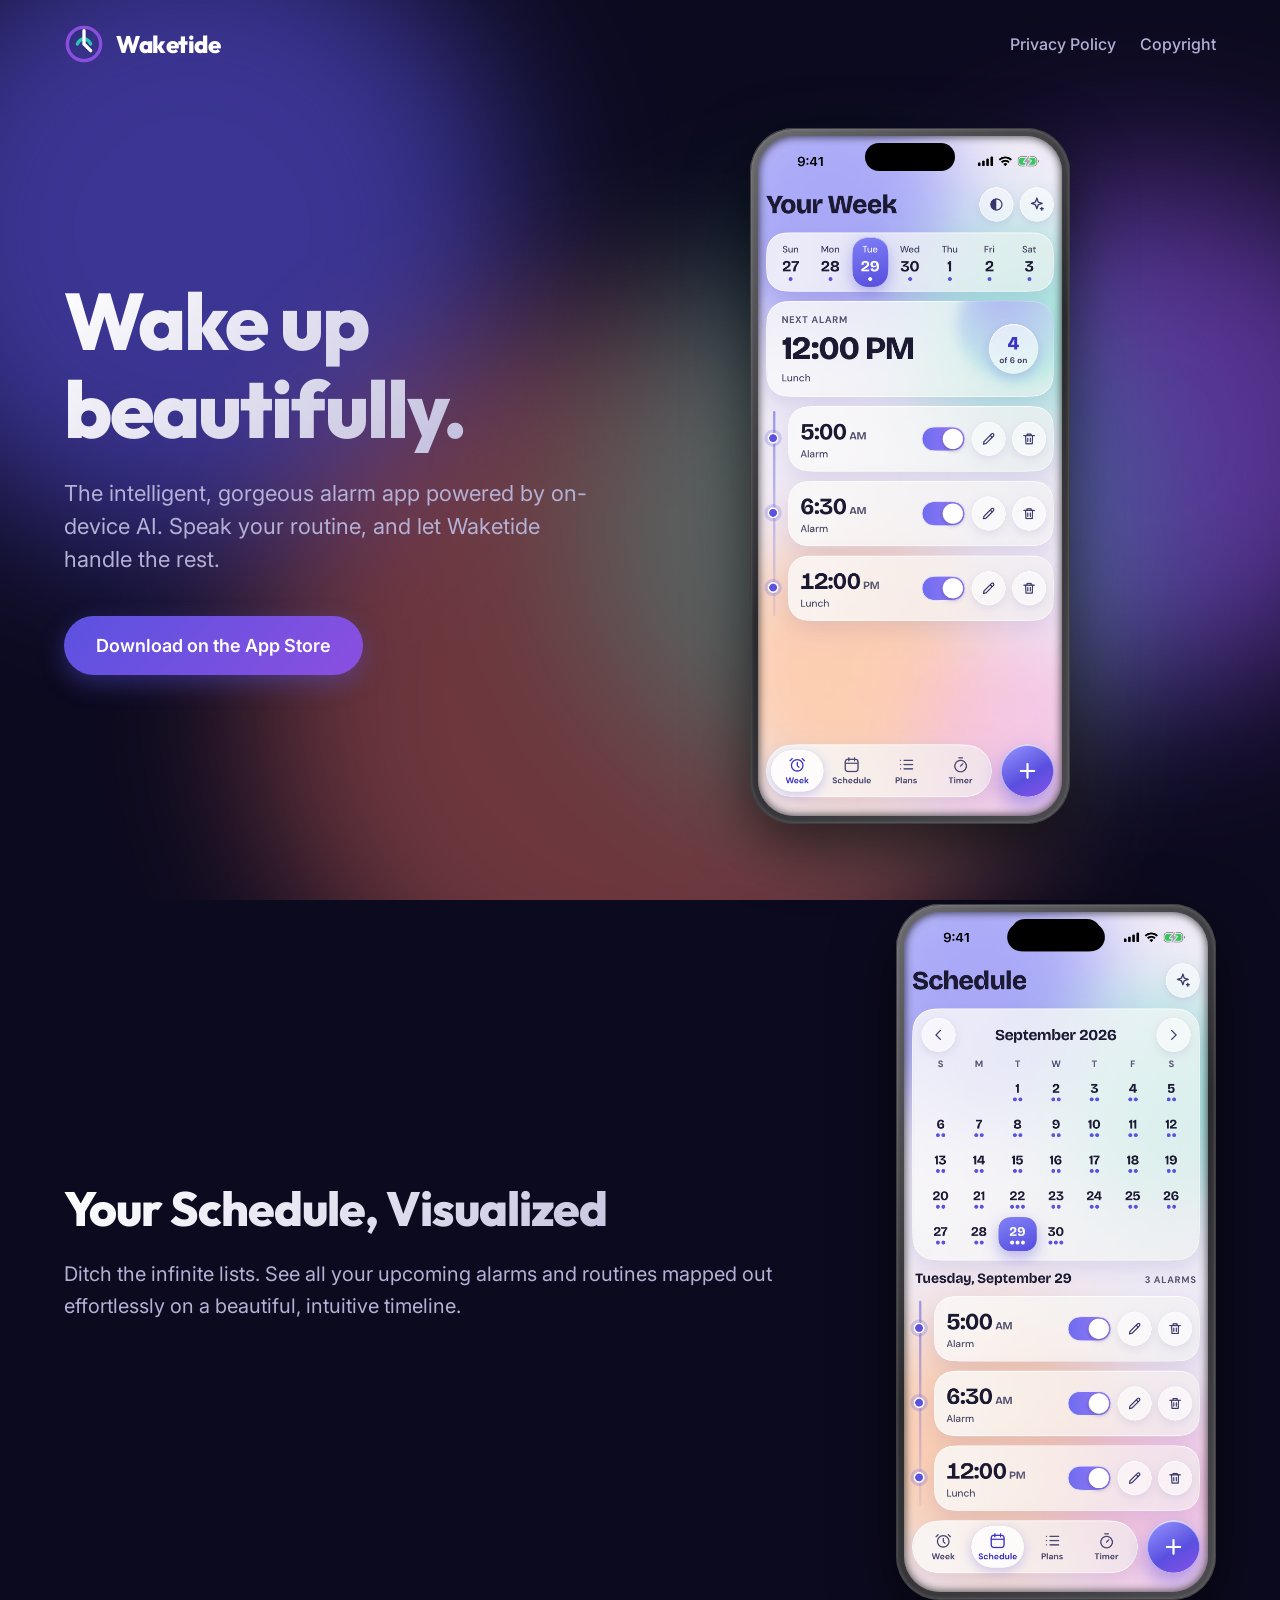
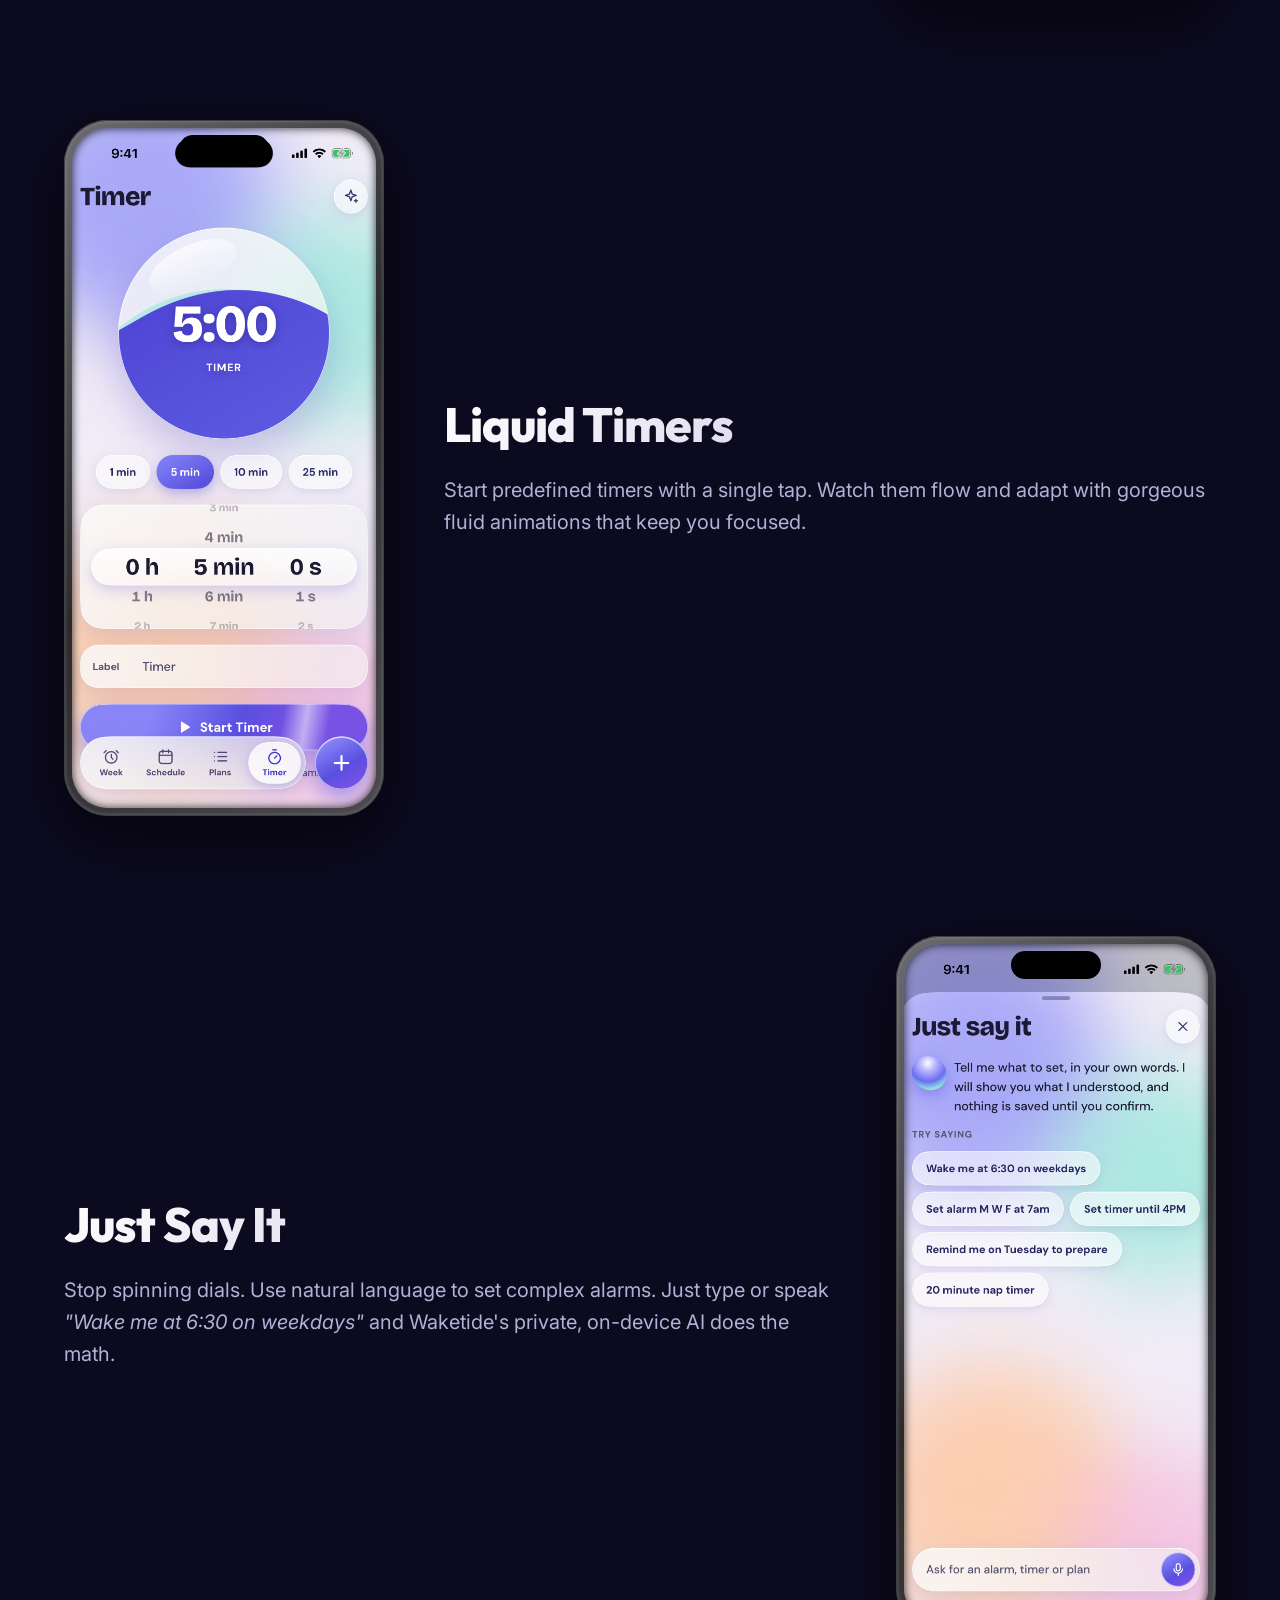
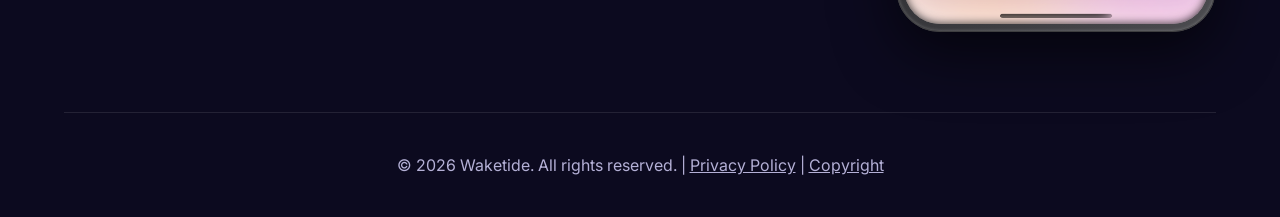
<file: website/index.html>
<!DOCTYPE html>
<html lang="en">
<head>
  <meta charset="UTF-8">
  <meta name="viewport" content="width=device-width, initial-scale=1.0">
  <title>Waketide - Premium Smart Alarm</title>
  <link rel="preconnect" href="https://fonts.googleapis.com">
  <link rel="preconnect" href="https://fonts.gstatic.com" crossorigin>
  <link href="https://fonts.googleapis.com/css2?family=Inter:wght@400;500;600&family=Outfit:wght@400;700;800&display=swap" rel="stylesheet">
  <link rel="stylesheet" href="style.css">
</head>
<body>
  <!-- Aurora Background -->
  <div class="aurora-bg">
    <div class="aurora-blob blob-1"></div>
    <div class="aurora-blob blob-2"></div>
    <div class="aurora-blob blob-3"></div>
    <div class="aurora-blob blob-4"></div>
  </div>

  <div class="parallax-wrapper">
    <div class="container">
      <nav>
        <div class="logo-container">
          <svg class="logo-icon" viewBox="0 0 24 24" fill="none" xmlns="http://www.w3.org/2000/svg">
            <path d="M12 2C6.47715 2 2 6.47715 2 12C2 17.5228 6.47715 22 12 22C17.5228 22 22 17.5228 22 12C22 6.47715 17.5228 2 12 2Z" stroke="#8B4FE0" stroke-width="2"/>
            <path d="M8 12C8 12 9.5 9 12 9C14.5 9 16 12 16 12" stroke="#2BC5B4" stroke-width="2" stroke-linecap="round"/>
            <path d="M12 4V12L16 16" stroke="#FFFFFF" stroke-width="2" stroke-linecap="round"/>
          </svg>
          Waketide
        </div>
        <div class="nav-links">
          <a href="privacy.html">Privacy Policy</a>
          <a href="copyright.html" style="margin-left: 20px;">Copyright</a>
        </div>
      </nav>

      <section class="hero">
        <div class="hero-content">
          <h1 class="hero-title">Wake up beautifully.</h1>
          <p class="hero-subtitle">The intelligent, gorgeous alarm app powered by on-device AI. Speak your routine, and let Waketide handle the rest.</p>
          <a href="#" class="app-store-btn">Download on the App Store</a>
        </div>
        
        <div class="hero-visual">
          <div class="phone-mockup">
            <div class="dynamic-island"></div>
            <div class="phone-screen" style="background-image: url('screenshots/01_week.png'); background-size: cover; background-position: center;">
            </div>
          </div>
        </div>
      </section>

      <section class="features">
        <div class="feature-row">
          <div class="feature-text">
            <h2>Your Schedule, Visualized</h2>
            <p>Ditch the infinite lists. See all your upcoming alarms and routines mapped out effortlessly on a beautiful, intuitive timeline.</p>
          </div>
          <div class="feature-image phone-mockup">
            <div class="dynamic-island"></div>
            <div class="phone-screen" style="background-image: url('screenshots/02_schedule.png'); background-size: cover; background-position: center;"></div>
          </div>
        </div>
        
        <div class="feature-row reverse">
          <div class="feature-text">
            <h2>Liquid Timers</h2>
            <p>Start predefined timers with a single tap. Watch them flow and adapt with gorgeous fluid animations that keep you focused.</p>
          </div>
          <div class="feature-image phone-mockup">
            <div class="dynamic-island"></div>
            <div class="phone-screen" style="background-image: url('screenshots/03_timer.png'); background-size: cover; background-position: center;"></div>
          </div>
        </div>

        <div class="feature-row">
          <div class="feature-text">
            <h2>Just Say It</h2>
            <p>Stop spinning dials. Use natural language to set complex alarms. Just type or speak <em>"Wake me at 6:30 on weekdays"</em> and Waketide's private, on-device AI does the math.</p>
          </div>
          <div class="feature-image phone-mockup">
            <div class="dynamic-island"></div>
            <div class="phone-screen" style="background-image: url('screenshots/04_ai.png'); background-size: cover; background-position: center;"></div>
          </div>
        </div>
      </section>
      
      <footer>
        &copy; 2026 Waketide. All rights reserved. | <a href="privacy.html" style="color: var(--text-soft);">Privacy Policy</a> | <a href="copyright.html" style="color: var(--text-soft);">Copyright</a>
      </footer>
    </div>
  </div>
  <script src="main.js"></script>
</body>
</html>
</file>
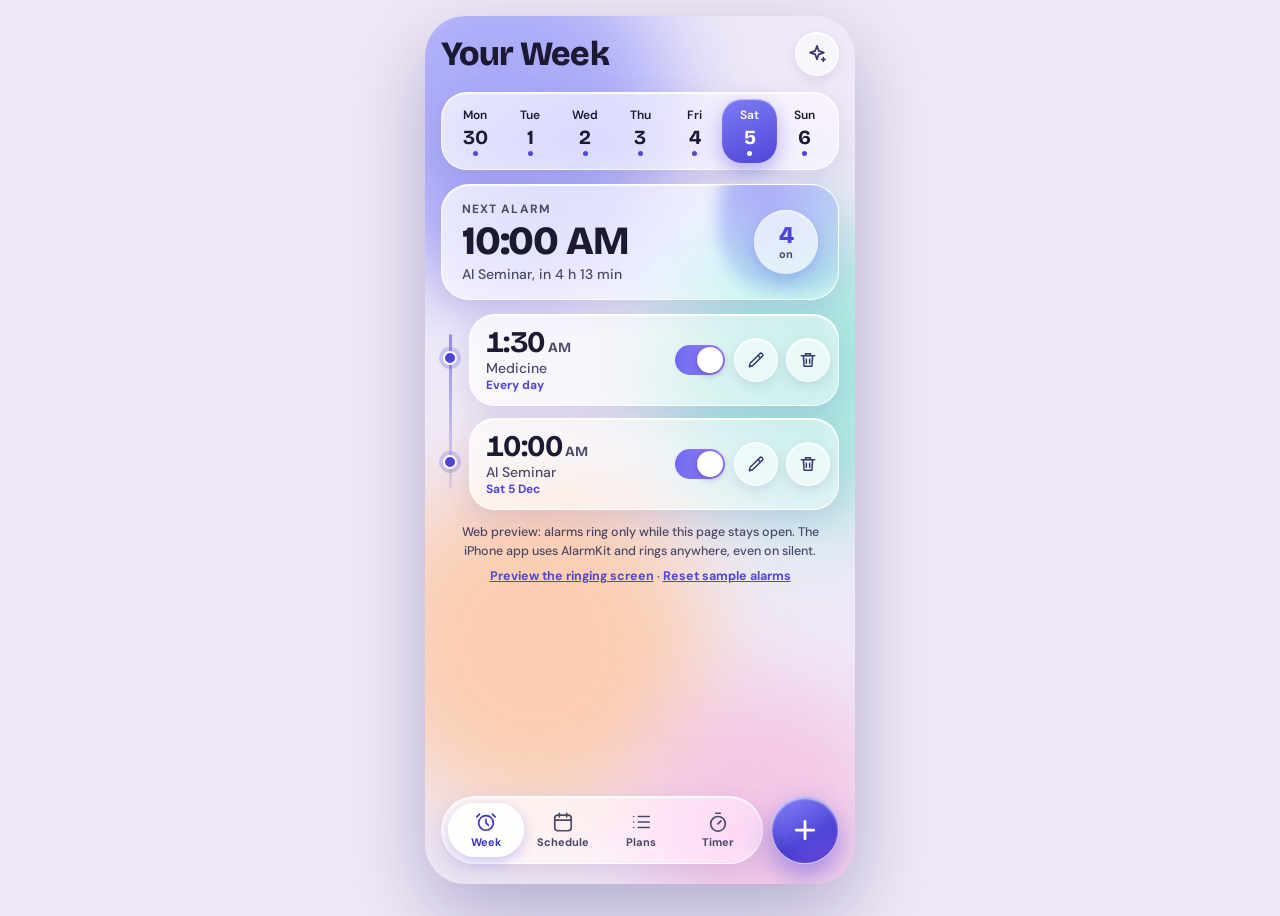
<file: Reference/web-preview.html>
<!doctype html><html><head><meta charset="utf-8"><meta name="viewport" content="width=device-width,initial-scale=1,viewport-fit=cover"></head><body>
<title>Waketide</title>
<link rel="stylesheet" href="https://fonts.googleapis.com/css2?family=Bricolage+Grotesque:opsz,wght@12..96,500;12..96,700;12..96,800&family=DM+Sans:wght@400;500;700&display=swap">
<style>
:root{
  --ink:#1c1a33; --ink2:#4a4868; --indigo:#4f46d8; --violet:#8a86f8; --mint:#8fe8d8; --peach:#ffc7a0; --coral:#e8557a;
  --ground:#efe9f7; --glass-a:rgba(255,255,255,.72); --glass-b:rgba(255,255,255,.34); --edge:rgba(255,255,255,.85);
  --display:'Bricolage Grotesque','DM Sans',system-ui,sans-serif; --body:'DM Sans',system-ui,-apple-system,sans-serif;
}
*{box-sizing:border-box}
html,body{height:100%}
body{margin:0;background:var(--ground);color:var(--ink);font-family:var(--body);font-size:15px;-webkit-font-smoothing:antialiased;overflow:hidden}
button,input,select,textarea{font:inherit;color:inherit}
button{cursor:pointer;border:0;background:none;padding:0}
h1,h2,h3,p{margin:0}
:focus-visible{outline:3px solid var(--indigo);outline-offset:2px}
.app{position:relative;height:100%;max-width:430px;margin:0 auto;overflow:hidden;background:var(--ground)}
.aurora{position:absolute;inset:0;overflow:hidden;pointer-events:none}
.blob{position:absolute;border-radius:50%;filter:blur(46px);animation:drift 18s ease-in-out infinite alternate}
.b1{left:-90px;top:-70px;width:340px;height:340px;background:#a3a4f9;opacity:.9}
.b2{right:-100px;top:24%;width:300px;height:300px;background:#8fe8d8;opacity:.7;animation-duration:22s}
.b3{left:-60px;bottom:8%;width:340px;height:340px;background:#ffc7a0;opacity:.8;animation-duration:25s}
.b4{right:-40px;bottom:-60px;width:260px;height:260px;background:#f7b0da;opacity:.6;animation-duration:20s}
@keyframes drift{from{transform:translate(0,0) scale(1)}to{transform:translate(28px,-36px) scale(1.14)}}
.glass{background:linear-gradient(135deg,var(--glass-a),var(--glass-b));-webkit-backdrop-filter:blur(22px) saturate(1.7);backdrop-filter:blur(22px) saturate(1.7);border:1px solid var(--edge);box-shadow:0 10px 30px rgba(80,60,160,.14),inset 0 1px 1px rgba(255,255,255,.95),inset 0 -10px 20px rgba(255,255,255,.16)}
.screen{position:absolute;inset:0;overflow-y:auto;padding:14px 16px 128px;display:flex;flex-direction:column;gap:14px;scrollbar-width:none}
.screen::-webkit-scrollbar{display:none}
.hdr{display:flex;align-items:center;justify-content:space-between;min-height:48px;flex:none}
.ttl{font-family:var(--display);font-weight:800;font-size:34px;letter-spacing:-.02em;line-height:1}
.hbtns{display:flex;gap:8px}
.ib{width:44px;height:44px;border-radius:50%;display:inline-grid;place-items:center;flex:none;background:rgba(255,255,255,.55);border:1px solid var(--edge);color:#38366a;box-shadow:inset 0 1px 1px #fff,0 4px 12px rgba(80,60,160,.12);transition:transform .35s cubic-bezier(.34,1.56,.64,1)}
.ib:active{transform:scale(.9)}
.eyebrow{font-size:12px;font-weight:700;letter-spacing:.09em;text-transform:uppercase;color:var(--ink2)}
.days{display:flex;padding:6px;border-radius:26px;flex:none}
.day{position:relative;flex:1;height:64px;border-radius:20px;display:flex;flex-direction:column;align-items:center;justify-content:center;gap:2px;color:var(--ink);font-size:12px;font-weight:600;transition:background .3s,color .3s}
.day b{font-family:var(--display);font-size:20px;font-weight:700}
.day.on{background:linear-gradient(160deg,#7d7cf5,#4f46d8);color:#fff;box-shadow:0 8px 20px rgba(79,70,216,.4),inset 0 1px 1px rgba(255,255,255,.55);animation:pop .5s cubic-bezier(.34,1.56,.64,1)}
@keyframes pop{from{transform:scale(.85)}to{transform:scale(1)}}
.pip{width:5px;height:5px;border-radius:50%;background:transparent}
.pip.y{background:var(--indigo)}
.day.on .pip.y{background:#fff}
.hero{position:relative;overflow:hidden;border-radius:28px;padding:16px 20px;display:flex;align-items:center;justify-content:space-between;flex:none;min-height:104px}
.hero .big{font-family:var(--display);font-size:40px;font-weight:800;letter-spacing:-.03em;line-height:1;margin-top:4px}
.hero .sub{font-size:14px;font-weight:500;color:var(--ink2);margin-top:4px}
.heroblob{position:absolute;right:-30px;top:-40px;width:150px;height:150px;border-radius:44% 56% 52% 48%;background:radial-gradient(circle at 30% 30%,rgba(138,134,248,.65),rgba(143,232,216,.35));filter:blur(8px);animation:morph 9s ease-in-out infinite alternate}
@keyframes morph{0%{border-radius:44% 56% 52% 48%;transform:rotate(0)}100%{border-radius:58% 42% 40% 60%;transform:rotate(40deg)}}
.cnt{position:relative;width:64px;height:64px;border-radius:50%;display:flex;flex-direction:column;align-items:center;justify-content:center;background:rgba(255,255,255,.65);box-shadow:inset 0 1px 2px #fff,0 6px 16px rgba(79,70,216,.25)}
.cnt b{font-family:var(--display);font-size:24px;line-height:1;font-weight:800;color:var(--indigo)}
.cnt span{font-size:11px;font-weight:700;color:var(--ink2)}
.list{position:relative;display:flex;flex-direction:column;gap:12px;padding-left:28px}
.list::before{content:"";position:absolute;left:8px;top:20px;bottom:20px;width:3px;border-radius:2px;background:linear-gradient(180deg,rgba(79,70,216,.55),rgba(79,70,216,.1))}
.item{position:relative}
.item.fresh{animation:rise .5s cubic-bezier(.34,1.56,.64,1) both}
@keyframes rise{from{opacity:0;transform:translateY(12px) scale(.96)}to{opacity:1;transform:none}}
.dot{position:absolute;left:-26px;top:37px;width:14px;height:14px;border-radius:50%;background:rgba(255,255,255,.9);border:2px solid rgba(79,70,216,.4)}
.dot.on{background:var(--indigo);border-color:#fff;box-shadow:0 0 0 4px rgba(79,70,216,.22)}
.acard{min-height:88px;border-radius:26px;padding:8px 8px 8px 16px;display:flex;align-items:center;gap:8px}
.acard.off{opacity:.7}
.ainfo{flex:1;min-width:0;text-align:left;padding:4px 0}
.atime{font-family:var(--display);font-size:30px;font-weight:700;letter-spacing:-.02em;line-height:1.05;font-variant-numeric:tabular-nums}
.atime small{font-size:14px;font-weight:700;margin-left:3px;color:var(--ink2);letter-spacing:0}
.alabel{font-size:14px;font-weight:500;color:var(--ink2);white-space:nowrap;overflow:hidden;text-overflow:ellipsis}
.arep{font-size:12px;font-weight:700;color:var(--indigo)}
.tog{position:relative;width:52px;height:32px;border-radius:16px;border:1px solid var(--edge);background:rgba(110,108,150,.32);flex:none;transition:background .35s}
.tog::after{content:"";position:absolute;inset:-8px}
.tog i{position:absolute;top:2px;left:2px;width:26px;height:26px;border-radius:50%;background:#fff;box-shadow:0 2px 6px rgba(40,30,100,.35);transition:transform .5s cubic-bezier(.34,1.56,.64,1)}
.tog[aria-checked="true"]{background:linear-gradient(90deg,#6f6cf0,#9a7cf6)}
.tog[aria-checked="true"] i{transform:translateX(20px)}
.pill{display:inline-flex;align-items:center;justify-content:center;gap:6px;min-height:44px;padding:0 16px;border-radius:22px;font-family:var(--display);font-weight:700;font-size:15px;background:rgba(255,255,255,.6);border:1px solid var(--edge);box-shadow:inset 0 1px 1px #fff,0 4px 14px rgba(80,60,160,.12);transition:transform .3s cubic-bezier(.34,1.56,.64,1)}
.pill:active{transform:scale(.94)}
.pill.sel{background:linear-gradient(160deg,#7d7cf5,#4f46d8);color:#fff}
.cta{position:relative;overflow:hidden;display:flex;align-items:center;justify-content:center;gap:10px;min-height:58px;border-radius:29px;width:100%;color:#fff;font-family:var(--display);font-weight:700;font-size:18px;background:linear-gradient(150deg,#8a86f8,#4f46d8 60%,#7a52e6);border:1px solid rgba(255,255,255,.6);box-shadow:0 14px 30px rgba(79,70,216,.45),inset 0 2px 2px rgba(255,255,255,.6),inset 0 -10px 16px rgba(60,40,180,.3)}
.cta::before{content:"";position:absolute;top:0;bottom:0;width:60px;left:-80px;background:linear-gradient(100deg,transparent,rgba(255,255,255,.55),transparent);animation:sweep 3.6s ease-in-out infinite}
@keyframes sweep{0%{left:-80px}55%,100%{left:110%}}
.cta[disabled]{opacity:.5}
.ghost{display:flex;align-items:center;justify-content:center;gap:8px;min-height:48px;border-radius:24px;font-weight:700;width:100%;color:var(--coral);background:rgba(255,255,255,.5);border:1px solid var(--edge)}
.empty{text-align:center;padding:24px;border-radius:30px;display:flex;flex-direction:column;align-items:center;gap:12px}
.empty h3{font-family:var(--display);font-size:20px}
.empty p{font-size:14px;color:var(--ink2);font-weight:500}
.foot{font-size:12.5px;color:var(--ink2);text-align:center;font-weight:500;line-height:1.5;padding:0 8px}
.foot button{color:var(--indigo);font-weight:700;text-decoration:underline;min-height:32px}
.tabbar{position:absolute;left:16px;bottom:calc(20px + env(safe-area-inset-bottom,0px));width:calc(100% - 108px);height:68px;border-radius:34px;padding:6px;display:flex;gap:2px;z-index:5}
.tab{flex:1;display:flex;flex-direction:column;align-items:center;justify-content:center;gap:2px;height:54px;border-radius:27px;color:var(--ink2);font-size:11px;font-weight:700;transition:background .4s}
.tab[aria-selected="true"]{color:#3a34c4;background:rgba(255,255,255,.8);box-shadow:inset 0 1px 1px #fff,0 4px 14px rgba(79,70,216,.28);animation:pop .55s cubic-bezier(.34,1.56,.64,1)}
.fab{position:absolute;right:16px;bottom:calc(20px + env(safe-area-inset-bottom,0px));width:68px;height:68px;border-radius:50%;display:grid;place-items:center;color:#fff;z-index:5;background:linear-gradient(150deg,#8a86f8,#4f46d8 60%,#7a52e6);border:1px solid rgba(255,255,255,.6);box-shadow:0 12px 28px rgba(79,70,216,.5),inset 0 2px 2px rgba(255,255,255,.6),inset 0 -8px 14px rgba(60,40,180,.35);transition:transform .35s cubic-bezier(.34,1.56,.64,1)}
.fab:active{transform:scale(.88) rotate(90deg)}
/* calendar */
.calcard{border-radius:30px;padding:10px 12px 12px;flex:none}
.calhead{display:flex;align-items:center;justify-content:space-between;min-height:48px}
.calhead h2{font-family:var(--display);font-size:20px;font-weight:700}
.calgrid{display:grid;grid-template-columns:repeat(7,minmax(0,1fr));row-gap:2px}
.wd{height:26px;display:grid;place-items:center;font-size:12px;font-weight:700;color:var(--ink2)}
.cell{height:46px;border-radius:16px;display:flex;flex-direction:column;align-items:center;justify-content:center;gap:1px;font-family:var(--display);font-size:17px;font-weight:700;transition:background .3s}
.cell em{display:flex;gap:2px;height:5px}
.cell em i{width:5px;height:5px;border-radius:50%;background:var(--indigo)}
.cell.today{color:var(--indigo)}
.cell.on{background:linear-gradient(160deg,#7d7cf5,#4f46d8);color:#fff;animation:pop .5s cubic-bezier(.34,1.56,.64,1)}
.cell.on em i{background:#fff}
.dayhead{display:flex;align-items:center;justify-content:space-between;gap:8px;padding:0 4px}
.dayhead h2{font-family:var(--display);font-size:20px;font-weight:700}
/* plans */
.tl{position:relative;flex:none}
.hrow{position:absolute;left:0;right:0;height:64px;border-top:1px solid rgba(74,72,104,.2)}
.hrow span{position:absolute;left:0;top:-8px;width:52px;text-align:right;font-size:12px;font-weight:700;color:var(--ink2);background:transparent}
.blk{position:absolute;border-radius:20px;padding:8px 12px;text-align:left;overflow:hidden;display:flex;flex-direction:column;gap:2px;border:1px solid var(--edge);box-shadow:0 8px 20px rgba(80,60,160,.14),inset 0 1px 1px rgba(255,255,255,.9)}
.blk b{font-family:var(--display);font-size:16px;font-weight:700;display:flex;gap:6px;align-items:center}
.blk span{font-size:12px;font-weight:500;color:var(--ink2)}
.tone0{background:linear-gradient(135deg,rgba(138,134,248,.7),rgba(138,134,248,.36))}
.tone1{background:linear-gradient(135deg,rgba(143,232,216,.8),rgba(143,232,216,.4))}
.tone2{background:linear-gradient(135deg,rgba(255,199,160,.85),rgba(255,199,160,.42))}
.nowline{position:absolute;height:2px;background:var(--coral);z-index:2}
.nowline::before{content:"";position:absolute;left:-6px;top:-5px;width:12px;height:12px;border-radius:50%;background:var(--coral);box-shadow:0 0 0 5px rgba(232,85,122,.2)}
/* timer */
.vessel{position:relative;width:290px;height:290px;margin:4px auto 0;flex:none;border-radius:50%;background:linear-gradient(160deg,rgba(255,255,255,.7),rgba(255,255,255,.25));border:1px solid var(--edge);box-shadow:0 24px 50px rgba(80,60,180,.25),inset 0 2px 3px #fff,inset 0 -18px 30px rgba(255,255,255,.3)}
.vessel canvas{position:absolute;inset:0;width:100%;height:100%}
.vt{position:absolute;inset:0;display:flex;flex-direction:column;align-items:center;justify-content:center;color:var(--ink);transition:color .4s;padding:0 24px;text-align:center}
.vt.lit{color:#fff;text-shadow:0 2px 12px rgba(30,20,110,.5)}
.vt b{font-family:var(--display);font-size:64px;font-weight:800;letter-spacing:-.03em;line-height:1;font-variant-numeric:tabular-nums}
.vt span{font-size:13px;font-weight:700;letter-spacing:.08em;text-transform:uppercase;margin-top:6px;max-width:100%;overflow:hidden;text-overflow:ellipsis;white-space:nowrap}
.chips{display:flex;gap:8px;justify-content:center;flex-wrap:wrap}
.tinputs{display:flex;gap:8px;padding:12px;border-radius:28px}
.tinputs label{flex:1;display:flex;flex-direction:column;align-items:center;gap:4px;font-size:12px;font-weight:700;color:var(--ink2)}
.tinputs input{width:100%;height:56px;border-radius:18px;border:1px solid var(--edge);background:rgba(255,255,255,.6);text-align:center;font-family:var(--display);font-size:26px;font-weight:700;color:var(--ink)}
.field{display:flex;align-items:center;gap:12px;min-height:56px;padding:0 18px;border-radius:26px}
.field label{font-size:14px;font-weight:700;color:var(--ink2)}
.field input,.field select{flex:1;min-width:0;border:0;background:transparent;font-size:16px;font-weight:500;outline:none;color:var(--ink)}
.ctrl{display:flex;justify-content:center;align-items:center;gap:28px}
.round{width:68px;height:68px;border-radius:50%;display:grid;place-items:center;background:rgba(255,255,255,.6);border:1px solid var(--edge);box-shadow:inset 0 1px 1px #fff,0 8px 20px rgba(80,60,160,.15);font-family:var(--display);font-weight:700;font-size:16px;transition:transform .3s cubic-bezier(.34,1.56,.64,1)}
.round:active{transform:scale(.9)}
.round.main{width:92px;height:92px;color:#fff;background:linear-gradient(150deg,#8a86f8,#4f46d8 60%,#7a52e6);box-shadow:0 14px 30px rgba(79,70,216,.5),inset 0 2px 2px rgba(255,255,255,.6),inset 0 -10px 16px rgba(60,40,180,.3)}
/* sheets */
.scrim{position:absolute;inset:0;background:rgba(28,26,51,.32);z-index:20;animation:fade .3s both}
@keyframes fade{from{opacity:0}to{opacity:1}}
.sheet{position:absolute;left:0;right:0;bottom:0;top:28px;z-index:21;border-radius:32px 32px 0 0;background:linear-gradient(180deg,rgba(247,243,252,.96),rgba(239,233,247,.98));border:1px solid var(--edge);box-shadow:0 -20px 60px rgba(40,30,110,.3);display:flex;flex-direction:column;animation:up .5s cubic-bezier(.22,1.2,.36,1) both;overflow:hidden}
@keyframes up{from{transform:translateY(100%)}to{transform:none}}
.sheet-h{display:flex;align-items:center;justify-content:space-between;padding:12px 16px 4px;flex:none}
.sheet-h h2{font-family:var(--display);font-size:20px;font-weight:800}
.sheet-b{flex:1;overflow-y:auto;padding:8px 16px 32px;display:flex;flex-direction:column;gap:14px}
.aibar{display:flex;align-items:center;gap:10px;min-height:56px;border-radius:28px;padding:0 6px 0 18px}
.aibar input,.aibar textarea{flex:1;min-width:0;border:0;background:transparent;outline:none;font-size:15.5px;font-weight:500;resize:none}
.hint{font-size:13px;font-weight:500;color:var(--ink2);padding:0 8px}
.timein{width:100%;height:96px;border-radius:30px;text-align:center;font-family:var(--display);font-size:56px;font-weight:800;letter-spacing:-.02em;color:var(--ink);border:1px solid var(--edge);font-variant-numeric:tabular-nums}
.pills{display:flex;justify-content:space-between;gap:4px}
.dp{width:44px;height:44px;border-radius:50%;background:rgba(255,255,255,.6);border:1px solid var(--edge);font-family:var(--display);font-weight:700;font-size:15px;transition:transform .3s cubic-bezier(.34,1.56,.64,1)}
.dp[aria-pressed="true"]{background:linear-gradient(160deg,#7d7cf5,#4f46d8);color:#fff;box-shadow:0 6px 16px rgba(79,70,216,.4);transform:scale(1.06)}
.card{border-radius:28px;padding:16px 18px;display:flex;flex-direction:column;gap:12px}
.opt{display:flex;align-items:center;justify-content:space-between;gap:12px;min-height:48px;font-weight:500;font-size:16px}
.opt select,.opt input[type=date]{border:0;background:transparent;font-weight:700;color:var(--indigo);text-align:right;outline:none}
.res{display:flex;align-items:center;gap:12px;min-height:68px;padding:0 6px 0 14px;border-radius:24px;animation:rise .45s cubic-bezier(.34,1.56,.64,1) both}
.res .k{width:40px;height:40px;border-radius:14px;display:grid;place-items:center;color:var(--indigo);background:rgba(79,70,216,.14);flex:none}
.res .t{flex:1;min-width:0}
.res b{display:block;font-size:16px;font-weight:700}
.res small{font-size:13px;font-weight:500;color:var(--ink2)}
.res.gone{opacity:.5}
.res.gone b{text-decoration:line-through}
.ex{display:flex;align-items:center;justify-content:space-between;gap:8px;min-height:48px;padding:0 16px;border-radius:20px;font-weight:500;text-align:left;width:100%}
.orb{width:52px;height:52px;border-radius:50%;flex:none;background:radial-gradient(circle at 35% 30%,#fff,#8a86f8 45%,#4f46d8 70%,#8fe8d8);box-shadow:0 6px 18px rgba(79,70,216,.45);animation:breathe 2.8s ease-in-out infinite}
@keyframes breathe{50%{transform:scale(1.1)}}
/* toast */
.toasts{position:absolute;left:0;right:0;bottom:calc(104px + env(safe-area-inset-bottom,0px));display:flex;flex-direction:column;align-items:center;gap:8px;z-index:30;pointer-events:none;padding:0 20px}
.toast{pointer-events:auto;display:flex;align-items:center;gap:12px;padding:10px 12px 10px 18px;border-radius:26px;font-weight:600;font-size:15px;animation:up .45s cubic-bezier(.22,1.2,.36,1) both}
.toast button{min-height:36px;padding:0 14px;border-radius:18px;color:#fff;background:var(--indigo);font-weight:700}
/* saved */
.saved{position:absolute;inset:0;z-index:40;display:grid;place-items:center;background:rgba(28,26,51,.14);animation:fade .25s both}
.saved div{display:flex;flex-direction:column;align-items:center;gap:22px}
.drop{position:relative;width:92px;height:92px}
.drop i{position:absolute;inset:0;border-radius:50%;border:2px solid rgba(79,70,216,.5);animation:ripple 1.3s ease-out both}
.drop i:nth-child(2){animation-delay:.18s}.drop i:nth-child(3){animation-delay:.36s}
@keyframes ripple{from{transform:scale(.6);opacity:.9}to{transform:scale(2.6);opacity:0}}
.drop u{position:absolute;inset:0;border-radius:50%;display:grid;place-items:center;color:#fff;text-decoration:none;background:linear-gradient(150deg,#8a86f8,#4f46d8);box-shadow:0 12px 30px rgba(79,70,216,.5);animation:land .55s cubic-bezier(.34,1.56,.64,1) both}
@keyframes land{from{transform:scale(.2)}to{transform:scale(1)}}
.saved p{font-family:var(--display);font-size:20px;font-weight:700;padding:10px 20px;border-radius:24px;animation:rise .5s .25s both}
/* ringing */
.ring{position:absolute;inset:0;z-index:50;color:#fff;background:#0c0a1f;display:flex;flex-direction:column;overflow:hidden;animation:fade .4s both}
.ring .n1,.ring .n2,.ring .n3{position:absolute;border-radius:50%;filter:blur(50px);animation:drift 14s ease-in-out infinite alternate}
.ring .n1{left:-80px;top:-60px;width:340px;height:340px;background:#4a3fd8;opacity:.75}
.ring .n2{right:-100px;top:34%;width:300px;height:300px;background:#8b4fe0;opacity:.55;animation-duration:19s}
.ring .n3{left:-40px;bottom:-40px;width:320px;height:320px;background:#ff7a6b;opacity:.4;animation-duration:23s}
.rr{position:absolute;left:50%;top:38%;width:200px;height:200px;margin:-100px 0 0 -100px;border-radius:50%;border:2px solid rgba(180,170,255,.55);animation:rip 4.8s ease-out infinite}
.rr:nth-of-type(2){animation-delay:-1.6s}.rr:nth-of-type(3){animation-delay:-3.2s}
@keyframes rip{from{transform:scale(.6);opacity:.9}to{transform:scale(3.4);opacity:0}}
.rbody{position:relative;flex:1;display:flex;flex-direction:column;padding:70px 16px 36px}
.rtxt{text-align:center;display:flex;flex-direction:column;gap:8px;align-items:center}
.rtxt .d{font-size:16px;font-weight:500;color:rgba(255,255,255,.8)}
.rtxt .t{font-family:var(--display);font-size:112px;font-weight:800;letter-spacing:-.05em;line-height:1;text-shadow:0 8px 40px rgba(140,120,255,.7);font-variant-numeric:tabular-nums}
.rtxt .t small{font-size:28px;letter-spacing:0;margin-left:6px}
.rtxt .l{font-family:var(--display);font-size:26px;font-weight:700}
.dg{background:linear-gradient(135deg,rgba(255,255,255,.22),rgba(255,255,255,.07));border:1px solid rgba(255,255,255,.3);-webkit-backdrop-filter:blur(24px);backdrop-filter:blur(24px);box-shadow:inset 0 1px 1px rgba(255,255,255,.4),0 14px 34px rgba(0,0,0,.35)}
.snz{display:flex;align-items:center;justify-content:center;gap:10px;min-height:64px;border-radius:32px;font-family:var(--display);font-size:17px;font-weight:700;width:100%;color:#fff}
.trk{position:relative;height:76px;border-radius:38px;margin-top:14px;touch-action:none;user-select:none;-webkit-user-select:none}
.trk span{position:absolute;inset:0;display:grid;place-items:center;padding-left:56px;font-family:var(--display);font-size:17px;font-weight:700;color:rgba(255,255,255,.8);pointer-events:none}
.hnd{position:absolute;left:6px;top:6px;width:64px;height:64px;border-radius:50%;display:grid;place-items:center;color:#fff;background:linear-gradient(150deg,#ff9a7a,#ff5f7a);box-shadow:0 8px 22px rgba(255,95,122,.55),inset 0 2px 2px rgba(255,255,255,.6);touch-action:none;cursor:grab}
@media (min-width:600px){.app{margin:16px auto;height:calc(100% - 32px);border-radius:40px;box-shadow:0 30px 80px rgba(40,30,110,.3)}}
@media (prefers-reduced-motion:reduce){*{animation-duration:.01ms!important;animation-iteration-count:1!important;transition-duration:.01ms!important}}
</style>
<div class="app" id="app">
  <div class="aurora" aria-hidden="true"><div class="blob b1"></div><div class="blob b2"></div><div class="blob b3"></div><div class="blob b4"></div></div>
  <main class="screen" id="screen"></main>
  <nav class="tabbar glass" id="tabs" role="tablist" aria-label="Main"></nav>
  <button class="fab" data-act="new" aria-label="New alarm"></button>
  <div class="toasts" id="toasts" aria-live="polite"></div>
  <div id="layer"></div>
</div>
<script>
(() => {
'use strict';
/* ---------- helpers ---------- */
const $ = (s, el = document) => el.querySelector(s);
const uid = () => Math.random().toString(36).slice(2, 10);
const pad = n => String(n).padStart(2, '0');
const esc = s => String(s).replace(/[&<>"']/g, c => ({ '&': '&amp;', '<': '&lt;', '>': '&gt;', '"': '&quot;', "'": '&#39;' }[c]));
const startOfDay = d => { const x = new Date(d); x.setHours(0, 0, 0, 0); return x; };
const addDays = (d, n) => { const x = new Date(d); x.setDate(x.getDate() + n); return x; };
const sameDay = (a, b) => a.getFullYear() === b.getFullYear() && a.getMonth() === b.getMonth() && a.getDate() === b.getDate();
const dateKey = d => d.getFullYear() + '-' + pad(d.getMonth() + 1) + '-' + pad(d.getDate());
const fromKey = k => { const [y, m, d] = k.split('-').map(Number); return new Date(y, m - 1, d); };
const D3 = ['Sun', 'Mon', 'Tue', 'Wed', 'Thu', 'Fri', 'Sat'];
const DL = ['Sunday', 'Monday', 'Tuesday', 'Wednesday', 'Thursday', 'Friday', 'Saturday'];
const ML = ['January', 'February', 'March', 'April', 'May', 'June', 'July', 'August', 'September', 'October', 'November', 'December'];
const longDate = d => DL[d.getDay()] + ' ' + d.getDate() + ' ' + ML[d.getMonth()];
const shortDate = d => D3[d.getDay()] + ' ' + d.getDate() + ' ' + ML[d.getMonth()].slice(0, 3);

const ICONS = {
  alarm: '<circle cx="12" cy="13" r="8"/><path d="M12 9v4l2.5 2.5M5 3.5 2 6.5M22 6.5l-3-3"/>',
  cal: '<rect x="3" y="4.5" width="18" height="17" rx="3.5"/><path d="M16 2.5v4M8 2.5v4M3 10h18"/>',
  plans: '<path d="M9 6h12M9 12h12M9 18h12M4 6h.01M4 12h.01M4 18h.01"/>',
  timer: '<circle cx="12" cy="14" r="8"/><path d="M9.5 2.5h5M12 14l3.2-3.2"/>',
  plus: '<path d="M12 5v14M5 12h14"/>',
  trash: '<path d="M4 7h16M9 7V4.5h6V7M6.5 7l.8 12.5h9.4L17.5 7M10 11v5M14 11v5"/>',
  edit: '<path d="M4 20l1-4L16.5 4.5a2.1 2.1 0 013 3L8 19zM14.5 6.5l3 3"/>',
  spark: '<path d="M12 3l1.9 5.6 5.6 1.9-5.6 1.9L12 18l-1.9-5.6-5.6-1.9 5.6-1.9zM19 16v4M17 18h4"/>',
  mic: '<rect x="9" y="3" width="6" height="11" rx="3"/><path d="M5.5 11a6.5 6.5 0 0013 0M12 18v3"/>',
  x: '<path d="M6 6l12 12M18 6L6 18"/>',
  left: '<path d="M15 5l-7 7 7 7"/>',
  right: '<path d="M9 5l7 7-7 7"/>',
  bell: '<path d="M6 9a6 6 0 0112 0c0 6.5 2.5 8 2.5 8h-17S6 15.5 6 9M10 20.5a2 2 0 004 0"/>',
  play: '<path d="M8 5.5v13l10.5-6.5z" fill="currentColor"/>',
  pause: '<rect x="6.5" y="5" width="4" height="14" rx="1.2" fill="currentColor"/><rect x="13.5" y="5" width="4" height="14" rx="1.2" fill="currentColor"/>',
  check: '<path d="M5 12.5l4.5 4.5L19 7"/>',
  moon: '<path d="M20 14.5A8 8 0 019.5 4a8 8 0 1010.5 10.5z"/>',
  arrow: '<path d="M5 12h14M13 6l6 6-6 6"/>',
  undo: '<path d="M9 14L4 9l5-5M4 9h10a6 6 0 010 12h-3"/>'
};
const ic = (n, s = 22, w = 1.8) => '<svg width="' + s + '" height="' + s + '" viewBox="0 0 24 24" fill="none" stroke="currentColor" stroke-width="' + w + '" stroke-linecap="round" stroke-linejoin="round" aria-hidden="true">' + ICONS[n] + '</svg>';

/* ---------- alarm model (mirrors WakeAlarm.swift) ---------- */
const parts12 = a => ({ t: (a.hour % 12 || 12) + ':' + pad(a.minute), ap: a.hour < 12 ? 'AM' : 'PM' });
const fullTime = a => { const p = parts12(a); return p.t + ' ' + p.ap; };
const minsOf = a => a.hour * 60 + a.minute;
function repeatText(a) {
  if (!a.weekdays.length) return a.date ? shortDate(fromKey(a.date)) : 'Once';
  const w = [...a.weekdays].sort((x, y) => x - y);
  const k = w.join(',');
  if (k === '1,2,3,4,5,6,7') return 'Every day';
  if (k === '2,3,4,5,6') return 'Weekdays';
  if (k === '1,7') return 'Weekends';
  return w.map(n => D3[n - 1]).join(', ');
}
function rangeText(a) {
  if (!a.duration) return fullTime(a);
  const e = (minsOf(a) + a.duration) % 1440;
  const end = { hour: Math.floor(e / 60), minute: e % 60 };
  const s = fullTime(a), t = fullTime(end);
  return (end.hour < 12) === (a.hour < 12) ? parts12(a).t + ' to ' + t : s + ' to ' + t;
}
const atTime = (day, a) => { const d = new Date(day); d.setHours(a.hour, a.minute, 0, 0); return d; };
function nextFire(a, now = new Date()) {
  const today = startOfDay(now);
  if (a.weekdays.length) {
    for (let o = 0; o < 8; o++) {
      const day = addDays(today, o);
      if (a.weekdays.includes(day.getDay() + 1)) { const f = atTime(day, a); if (f > now) return f; }
    }
    return null;
  }
  if (a.date) { const f = atTime(fromKey(a.date), a); return f > now ? f : null; }
  const f = atTime(today, a);
  return f > now ? f : atTime(addDays(today, 1), a);
}
function occursOn(a, day) {
  if (a.weekdays.length) return a.weekdays.includes(day.getDay() + 1);
  if (a.date) return a.date === dateKey(day);
  const n = nextFire(a);
  return !!n && sameDay(n, day);
}
const hasExpired = (a, now = new Date()) => !a.weekdays.length && !!a.date && atTime(fromKey(a.date), a) <= now;
function countdown(sec) {
  const t = Math.max(0, Math.round(sec)), h = Math.floor(t / 3600), m = Math.floor((t % 3600) / 60), s = t % 60;
  if (h > 0) return h + ' h ' + pad(m) + ' min';
  if (m > 0) return m + ' min';
  return s + ' s';
}
function clock(sec) {
  const t = Math.max(0, Math.ceil(sec)), h = Math.floor(t / 3600), m = Math.floor((t % 3600) / 60), s = t % 60;
  return h > 0 ? h + ':' + pad(m) + ':' + pad(s) : m + ':' + pad(s);
}

/* ---------- sentence parser (web port of IntentParser.swift) ---------- */
const rx = (p, f = 'i') => new RegExp(p, f);
const strip = s => {
  const pats = [
    '(\\d+(?:\\.\\d+)?)\\s*-?\\s*(hours?|hrs?|hr|h|minutes?|mins?|min|m|seconds?|secs?|sec|s)\\b',
    '\\b(?:an?|one)\\s+(?:hour|minute)\\b', '\\b\\d{1,2}(?::\\d{2})?\\s*(?:am|pm)\\b', '\\b\\d{1,2}:\\d{2}\\b', '\\bat\\s+\\d{1,2}\\b',
    '\\b(?:noon|midnight|tomorrow|today|tonight|daily|everyday|every\\s*day|each day|weekdays?|weekends?)\\b',
    '\\b(?:sun|mon|tues?|wed|thu(?:rs?)?|fri|sat)(?:day|nesday|sday|rsday|urday)?s?\\b',
    '\\b(?:at|on|every|each|in|after|before|later|afterwards)\\b',
    '\\b(?:please|set|create|add|make|schedule|start|an?|the|new|alarms?|timer|countdown|gentle|wake me up|wake me|wake up|remind me to|remind me|reminder|for|to|me|my)\\b'
  ];
  let t = s;
  for (const p of pats) t = t.replace(rx(p, 'gi'), ' ');
  return t.split(/\s+/).filter(Boolean).join(' ').trim();
};
const cap = s => s ? s[0].toUpperCase() + s.slice(1) : s;
function splitClauses(text) {
  const s = text.replace(/a\.m\./gi, 'am').replace(/p\.m\./gi, 'pm');
  return s.split(/\s*(?:,|;|\.\s|\.$)\s*|\s+(?:and|then|also|plus)\s+/i)
    .map(x => (x || '').trim().replace(/^(?:and|then|also|plus)\s+/i, '').trim()).filter(Boolean);
}
function extractTime(c) {
  const lower = c.toLowerCase();
  if (rx('\\bnoon\\b').test(c)) return { hour: 12, minute: 0 };
  if (rx('\\bmidnight\\b').test(c)) return { hour: 0, minute: 0 };
  let m = c.match(rx('\\b(\\d{1,2})(?::(\\d{2}))?\\s*(am|pm)\\b'));
  if (m) {
    let h = +m[1]; const mi = m[2] ? +m[2] : 0; const pm = m[3].toLowerCase() === 'pm';
    if (!(h >= 1 && h <= 12 && mi >= 0 && mi <= 59)) return null;
    if (pm) { if (h < 12) h += 12; } else if (h === 12) h = 0;
    return { hour: h, minute: mi };
  }
  let hour = null, minute = 0;
  m = c.match(rx('\\b(\\d{1,2}):(\\d{2})\\b'));
  if (m) { hour = +m[1]; minute = +m[2]; }
  else {
    m = c.match(rx('\\bat\\s+(\\d{1,2})\\b(?!\\s*(?:hours?|hrs?|minutes?|mins?|seconds?|secs?))'));
    if (m) hour = +m[1];
  }
  if (hour === null || hour < 0 || hour > 23 || minute > 59) return null;
  let h = hour;
  if (h >= 1 && h <= 12) {
    const wantsPM = ['lunch', 'dinner', 'afternoon', 'evening', 'tonight', 'night', 'supper'].some(w => lower.includes(w));
    if (wantsPM && h < 12) h += 12;
    else if (h === 12 && lower.includes('morning')) h = 0;
  }
  return { hour: h, minute };
}
function extractDuration(c) {
  const m = c.match(rx('(\\d+(?:\\.\\d+)?)\\s*-?\\s*(hours?|hrs?|hr|h|minutes?|mins?|min|m|seconds?|secs?|sec|s)\\b|\\b(?:an?|one)\\s+(hour|minute)\\b'));
  if (!m) return null;
  let v, u;
  if (m[1] && m[2]) { v = parseFloat(m[1]); u = m[2].toLowerCase(); }
  else if (m[3]) { v = 1; u = m[3].toLowerCase(); }
  else return null;
  const seconds = u.startsWith('h') ? v * 3600 : u.startsWith('m') ? v * 60 : v;
  const before = c.slice(0, m.index).toLowerCase().trim();
  return { seconds, relative: before.endsWith(' in') || before === 'in' };
}
const NAMES = [['sunday', 'sun', 1], ['monday', 'mon', 2], ['tuesday', 'tue|tues', 3], ['wednesday', 'wed', 4], ['thursday', 'thu|thur|thurs', 5], ['friday', 'fri', 6], ['saturday', 'sat', 7]];
function extractDays(c, now) {
  const today = startOfDay(now);
  if (rx('\\bweekdays?\\b').test(c)) return { weekdays: [2, 3, 4, 5, 6], date: null };
  if (rx('\\bweekends?\\b').test(c)) return { weekdays: [1, 7], date: null };
  if (rx('\\b(?:every\\s*day|everyday|daily|each day)\\b').test(c)) return { weekdays: [1, 2, 3, 4, 5, 6, 7], date: null };
  const found = []; let plural = false;
  for (const [full, abbr, num] of NAMES) {
    if (rx('\\b' + full + 's\\b').test(c)) { found.push(num); plural = true; }
    else if (rx('\\b' + full + '\\b').test(c)) found.push(num);
    else if (rx('\\b(?:on|every|each)\\s+(?:' + abbr + ')\\b').test(c)) found.push(num);
  }
  if (found.length) {
    const repeating = plural || rx('\\b(?:every|each)\\b').test(c) || found.length > 1;
    if (repeating) return { weekdays: found, date: null };
    const target = found[0], t = extractTime(c);
    for (let o = 0; o < 8; o++) {
      const day = addDays(today, o);
      if (day.getDay() + 1 !== target) continue;
      if (o === 0 && t && atTime(day, { hour: t.hour, minute: t.minute }) <= now) continue;
      return { weekdays: [], date: day };
    }
  }
  if (rx('\\btomorrow\\b').test(c)) return { weekdays: [], date: addDays(today, 1) };
  if (rx('\\b(?:today|tonight)\\b').test(c)) return { weekdays: [], date: today };
  return { weekdays: [], date: null };
}
function extractLabel(c, fallback) {
  const marker = rx('\\b(?:labell?ed|label|for|to|about|called|named|of)\\s+(?:the\\s+|my\\s+|a\\s+|an\\s+)?(.+?)(?=\\s+(?:at|on|every|each|in|tomorrow|today|tonight|daily|weekdays?|weekends?|after|before|by|from)\\b|$)');
  const m = c.match(marker);
  if (m && strip(m[1])) return cap(m[1].trim());
  const rest = strip(c);
  return rest ? cap(rest) : fallback;
}
function parseClause(c, now) {
  const lower = c.toLowerCase();
  const days = extractDays(c, now), dur = extractDuration(c);
  const timerWord = lower.includes('timer') || lower.includes('countdown');
  if (dur && (timerWord || (lower.includes('nap') && !lower.includes(' in ')))) {
    return { kind: 'timer', label: extractLabel(c, 'Timer'), duration: dur.seconds };
  }
  if (dur && dur.relative) {
    const fire = new Date(now.getTime() + dur.seconds * 1000);
    return { kind: 'alarm', label: extractLabel(c, lower.includes('wake') ? 'Wake up' : 'Alarm'), hour: fire.getHours(), minute: fire.getMinutes(), weekdays: [], date: startOfDay(fire) };
  }
  const t = extractTime(c);
  if (!t) return null;
  let date = days.date;
  if (!days.weekdays.length && !date && lower.includes('tonight')) date = startOfDay(now);
  return { kind: 'alarm', label: extractLabel(c, lower.includes('wake') ? 'Wake up' : 'Alarm'), hour: t.hour, minute: t.minute, weekdays: days.weekdays, date };
}
const parseSentence = (text, now = new Date()) => splitClauses(text).map(c => parseClause(c, now)).filter(Boolean);
const intentAlarm = i => ({ id: uid(), label: i.label, hour: i.hour, minute: i.minute, weekdays: [...i.weekdays], date: (!i.weekdays.length && i.date) ? dateKey(i.date) : null, enabled: true, snooze: 9, duration: 0 });
function intentTitle(i) { return i.kind === 'alarm' ? fullTime(i) + ', ' + i.label : countdown(i.duration) + ' timer, ' + i.label; }
function intentSub(i) {
  if (i.kind === 'timer') return 'Starts when you confirm';
  if (i.weekdays.length) return repeatText(intentAlarm(i));
  if (i.date) { const n = startOfDay(new Date()); if (sameDay(i.date, n)) return 'Today'; if (sameDay(i.date, addDays(n, 1))) return 'Tomorrow'; return shortDate(i.date); }
  return 'Next time it reaches ' + fullTime(i);
}
window.__waketideParse = parseSentence;

/* ---------- sound and haptics ---------- */
let actx = null;
function audio() {
  try {
    if (!actx) actx = new (window.AudioContext || window.webkitAudioContext)();
    if (actx.state === 'suspended') actx.resume();
  } catch (e) { actx = null; }
  return actx;
}
function tone(freq, dur = 0.12, type = 'sine', gain = 0.12, when = 0, slideTo = null) {
  const a = audio(); if (!a) return;
  const t0 = a.currentTime + when, o = a.createOscillator(), g = a.createGain();
  o.type = type; o.frequency.setValueAtTime(freq, t0);
  if (slideTo) o.frequency.exponentialRampToValueAtTime(slideTo, t0 + dur);
  g.gain.setValueAtTime(0.0001, t0); g.gain.exponentialRampToValueAtTime(gain, t0 + 0.01); g.gain.exponentialRampToValueAtTime(0.0001, t0 + dur);
  o.connect(g); g.connect(a.destination); o.start(t0); o.stop(t0 + dur + 0.02);
}
const buzz = p => { try { if (navigator.vibrate) navigator.vibrate(p); } catch (e) { /* not supported */ } };
const fx = {
  tick() { tone(1400, 0.03, 'triangle', 0.05); buzz(6); },
  on() { tone(660, 0.1, 'sine', 0.12, 0, 990); buzz(14); },
  off() { tone(520, 0.12, 'sine', 0.1, 0, 330); buzz(8); },
  saved() { [523, 659, 784, 1047].forEach((f, i) => tone(f, 0.22, 'sine', 0.1, i * 0.08)); buzz([20, 40, 30]); },
  del() { tone(220, 0.14, 'triangle', 0.1, 0, 110); buzz(16); },
  warn() { tone(300, 0.15, 'square', 0.05); buzz([10, 30, 10]); }
};
let alarmSoundTimer = null, alarmSoundStart = 0;
function startAlarmSound() {
  stopAlarmSound(); alarmSoundStart = Date.now();
  const beat = () => {
    const rise = Math.min(1, (Date.now() - alarmSoundStart) / 30000);
    const g = 0.06 + 0.3 * rise;
    tone(880, 0.35, 'sine', g); tone(1108, 0.35, 'sine', g, 0.22); tone(1318, 0.5, 'sine', g, 0.44);
    buzz([300, 150, 300]);
  };
  beat(); alarmSoundTimer = setInterval(beat, 1500);
}
function stopAlarmSound() { if (alarmSoundTimer) clearInterval(alarmSoundTimer); alarmSoundTimer = null; buzz(0); }
document.addEventListener('pointerdown', () => audio(), { once: true });

/* ---------- state ---------- */
const KEY = 'waketide.web.v2';
const mk = (label, hour, minute, weekdays, date, enabled, duration) => ({ id: uid(), label, hour, minute, weekdays, date, enabled, snooze: 9, duration });
const seed = () => ({
  alarms: [
    mk('Medicine', 1, 30, [1, 2, 3, 4, 5, 6, 7], null, true, 0),
    mk('Get ready for office', 5, 30, [2, 3, 4, 5, 6], null, true, 90),
    mk('AI Seminar', 10, 0, [], dateKey(new Date()), true, 105),
    mk('Lunch out', 12, 0, [2, 3, 4, 5, 6], null, true, 60)
  ],
  timer: null, snoozes: []
});
function load() {
  try { const raw = localStorage.getItem(KEY); if (raw) { const s = JSON.parse(raw); if (s && Array.isArray(s.alarms)) { s.snoozes = s.snoozes || []; return s; } } } catch (e) { /* storage blocked */ }
  return seed();
}
function persist() { try { localStorage.setItem(KEY, JSON.stringify(state)); } catch (e) { /* storage blocked */ } }
let state = load();
const ui = { tab: 'week', weekSel: startOfDay(new Date()), month: new Date(new Date().getFullYear(), new Date().getMonth(), 1), monthSel: startOfDay(new Date()), planSel: startOfDay(new Date()), draft: { h: 0, m: 5, s: 0, label: 'Timer' }, undo: null };
const $screen = $('#screen'), $layer = $('#layer'), $toasts = $('#toasts');
const byTime = (a, b) => minsOf(a) - minsOf(b) || a.label.localeCompare(b.label);
const findAlarm = id => state.alarms.find(a => a.id === id);
function expireOneOffs() {
  let ch = false;
  state.alarms.forEach(a => { if (a.enabled && hasExpired(a)) { a.enabled = false; ch = true; } });
  if (ch) persist();
}
function upsert(a) {
  const i = state.alarms.findIndex(x => x.id === a.id);
  if (i >= 0) state.alarms[i] = a; else state.alarms.push(a);
  state.alarms.sort(byTime); persist();
}
function nextAlarm() {
  let best = null;
  for (const a of state.alarms) { if (!a.enabled) continue; const f = nextFire(a); if (f && (!best || f < best.f)) best = { a, f }; }
  return best;
}

/* ---------- toasts ---------- */
function toast(text, undoFn) {
  const el = document.createElement('div');
  el.className = 'toast glass';
  el.innerHTML = '<span>' + esc(text) + '</span>' + (undoFn ? '<button data-act="undo">Undo</button>' : '');
  if (undoFn) el.querySelector('button').addEventListener('click', () => { undoFn(); el.remove(); });
  $toasts.replaceChildren(el);
  setTimeout(() => el.remove(), undoFn ? 6000 : 3200);
}

/* ---------- screens ---------- */
const header = (title, extra = '') => '<div class="hdr"><h1 class="ttl">' + title + '</h1><div class="hbtns">' + extra + '<button class="ib" data-act="ai" aria-label="Ask Waketide">' + ic('spark') + '</button></div></div>';
function alarmCard(a, i, fresh) {
  const p = parts12(a);
  const label = 'Alarm ' + fullTime(a) + ', ' + a.label + ', ' + repeatText(a) + ', ' + (a.enabled ? 'on' : 'off');
  return '<div class="item' + (fresh ? ' fresh' : '') + '" style="animation-delay:' + (i * 45) + 'ms" data-card="' + a.id + '"><i class="dot' + (a.enabled ? ' on' : '') + '"></i>' +
    '<div class="acard glass' + (a.enabled ? '' : ' off') + '">' +
    '<button class="ainfo" data-act="edit" data-id="' + a.id + '" aria-label="' + esc(label) + '"><span class="atime" style="display:block">' + p.t + '<small>' + p.ap + '</small></span><span class="alabel" style="display:block">' + esc(a.label) + '</span><span class="arep" style="display:block">' + esc(repeatText(a)) + '</span></button>' +
    '<button class="tog" role="switch" aria-checked="' + a.enabled + '" aria-label="Alarm ' + esc(a.label) + '" data-act="toggle" data-id="' + a.id + '"><i></i></button>' +
    '<button class="ib" data-act="edit" data-id="' + a.id + '" aria-label="Edit ' + esc(a.label) + '">' + ic('edit', 20) + '</button>' +
    '<button class="ib" data-act="del" data-id="' + a.id + '" aria-label="Delete ' + esc(a.label) + '">' + ic('trash', 20) + '</button></div></div>';
}
const alarmList = (list, fresh) => '<div class="list">' + list.map((a, i) => alarmCard(a, i, fresh)).join('') + '</div>';
const emptyCard = (title, dateForNew) => '<div class="empty glass"><div style="color:var(--indigo)">' + ic('moon', 34) + '</div><h3>' + esc(title) + '</h3><p>Add an alarm, or just say it and Waketide sets it up.</p><div class="chips"><button class="pill" data-act="new"' + (dateForNew ? ' data-date="' + dateForNew + '"' : '') + '>' + ic('plus', 18, 2.2) + 'Add alarm</button><button class="pill" data-act="ai">' + ic('spark', 18) + 'Say it</button></div></div>';

function heroHTML() {
  const n = nextAlarm(), on = state.alarms.filter(a => a.enabled).length;
  const left = n ? n.a.label + ', in ' + countdown((n.f - Date.now()) / 1000) : 'Turn one on or add a new one';
  return '<div class="heroblob"></div><div style="position:relative"><div class="eyebrow">Next alarm</div><div class="big">' + (n ? fullTime(n.a) : 'No alarms on') + '</div><div class="sub">' + esc(left) + '</div></div>' +
    '<div class="cnt" role="img" aria-label="' + on + ' alarms on"><b>' + on + '</b><span>on</span></div>';
}
function weekDays() { const t = startOfDay(new Date()), s = addDays(t, -((t.getDay() + 6) % 7)); return [...Array(7)].map((_, i) => addDays(s, i)); }
function dayStrip(days, sel, act) {
  return '<div class="days glass" role="group" aria-label="Day of the week">' + days.map(d => {
    const on = sameDay(d, sel), has = state.alarms.some(a => occursOn(a, d));
    return '<button class="day' + (on ? ' on' : '') + '" data-act="' + act + '" data-day="' + dateKey(d) + '" aria-pressed="' + on + '" aria-label="' + longDate(d) + '"><span>' + D3[d.getDay()] + '</span><b>' + d.getDate() + '</b><i class="pip' + (has ? ' y' : '') + '"></i></button>';
  }).join('') + '</div>';
}
function renderWeek(fresh) {
  const sel = ui.weekSel, list = state.alarms.filter(a => occursOn(a, sel)).sort(byTime);
  const isToday = sameDay(sel, new Date());
  return header('Your Week') + dayStrip(weekDays(), sel, 'weekday') + '<div class="hero glass" id="hero">' + heroHTML() + '</div>' +
    (list.length ? alarmList(list, fresh) : emptyCard('Nothing set for ' + DL[sel.getDay()], isToday ? '' : dateKey(sel))) +
    '<p class="foot">Web preview: alarms ring only while this page stays open. The iPhone app uses AlarmKit and rings anywhere, even on silent.<br><button data-act="testring">Preview the ringing screen</button> · <button data-act="reset">Reset sample alarms</button></p>';
}
function renderSchedule(fresh) {
  const m = ui.month, first = new Date(m.getFullYear(), m.getMonth(), 1), count = new Date(m.getFullYear(), m.getMonth() + 1, 0).getDate();
  const lead = (first.getDay() + 6) % 7;
  let cells = '';
  for (let i = 0; i < lead; i++) cells += '<div></div>';
  for (let d = 1; d <= count; d++) {
    const day = new Date(m.getFullYear(), m.getMonth(), d), n = state.alarms.filter(a => occursOn(a, day)).length;
    const cls = 'cell' + (sameDay(day, ui.monthSel) ? ' on' : '') + (sameDay(day, new Date()) ? ' today' : '');
    cells += '<button class="' + cls + '" data-act="monthday" data-day="' + dateKey(day) + '" aria-pressed="' + sameDay(day, ui.monthSel) + '" aria-label="' + longDate(day) + (n ? ', ' + n + (n === 1 ? ' alarm' : ' alarms') : '') + '"><span>' + d + '</span><em>' + '<i></i>'.repeat(Math.min(n, 3)) + '</em></button>';
  }
  const list = state.alarms.filter(a => occursOn(a, ui.monthSel)).sort(byTime);
  return header('Schedule') +
    '<div class="calcard glass"><div class="calhead"><button class="ib" data-act="prevmonth" aria-label="Previous month">' + ic('left', 20) + '</button><h2>' + ML[m.getMonth()] + ' ' + m.getFullYear() + '</h2><button class="ib" data-act="nextmonth" aria-label="Next month">' + ic('right', 20) + '</button></div>' +
    '<div class="calgrid">' + ['M', 'T', 'W', 'T', 'F', 'S', 'S'].map(w => '<div class="wd">' + w + '</div>').join('') + cells + '</div></div>' +
    '<div class="dayhead"><h2>' + longDate(ui.monthSel) + '</h2><button class="pill" data-act="new" data-date="' + dateKey(ui.monthSel) + '">' + ic('plus', 18, 2.2) + 'Add</button></div>' +
    (list.length ? alarmList(list, fresh) : '<div class="empty glass"><p>No alarms on this date.</p></div>');
}
const HOUR_H = 64;
function renderPlans() {
  const sel = ui.planSel, list = state.alarms.filter(a => occursOn(a, sel)).sort(byTime), isToday = sameDay(sel, new Date());
  const eff = a => Math.max(a.duration, 40), ends = [], placed = [];
  list.forEach(a => {
    const s = minsOf(a); let idx = ends.findIndex(e => e <= s);
    if (idx < 0) { ends.push(0); idx = ends.length - 1; }
    ends[idx] = s + eff(a); placed.push({ a, col: idx });
  });
  const cols = Math.max(1, ends.length), pct = 100 / cols;
  let rows = '';
  for (let h = 0; h < 24; h++) rows += '<div class="hrow" style="top:' + h * HOUR_H + 'px"><span>' + ((h % 12) || 12) + ' ' + (h < 12 ? 'AM' : 'PM') + '</span></div>';
  const blocks = placed.map(({ a, col }, i) => {
    const top = minsOf(a) / 60 * HOUR_H + 2, h = Math.max(44, a.duration / 60 * HOUR_H - 4);
    return '<button class="blk tone' + (i % 3) + '" data-act="edit" data-id="' + a.id + '" style="top:' + top + 'px;height:' + h + 'px;left:calc(64px + (100% - 64px) * ' + (col / cols) + ');width:calc((100% - 64px) * ' + (1 / cols) + ' - 6px);opacity:' + (a.enabled ? 1 : .6) + '" aria-label="' + esc(fullTime(a) + ', ' + a.label) + '"><b>' + ic(a.enabled ? 'bell' : 'moon', 14, 2.2) + '<span style="font:inherit;color:inherit;overflow:hidden;text-overflow:ellipsis;white-space:nowrap">' + esc(a.label) + '</span></b><span>' + esc(rangeText(a)) + '</span></button>';
  }).join('');
  const now = new Date(), nowTop = (now.getHours() * 60 + now.getMinutes()) / 60 * HOUR_H;
  return header('Plans') +
    '<div class="dayhead"><button class="ib" data-act="prevday" aria-label="Previous day">' + ic('left', 20) + '</button><div style="text-align:center"><h2 style="font-size:20px">' + DL[sel.getDay()] + '</h2><div style="font-size:13px;color:var(--ink2);font-weight:500">' + sel.getDate() + ' ' + ML[sel.getMonth()] + '</div></div>' +
    (isToday ? '<button class="ib" data-act="nextday" aria-label="Next day">' + ic('right', 20) + '</button>' : '<button class="pill" data-act="today">Today</button>') + '</div>' +
    '<div class="tl" id="tl" style="height:' + 24 * HOUR_H + 'px">' + rows + blocks + (isToday ? '<div class="nowline" style="top:' + nowTop + 'px;left:58px;right:0"></div>' : '') + '</div>';
}

/* timer */
const tRemaining = () => { const t = state.timer; if (!t) return 0; if (t.left != null) return t.left; return Math.max(0, (t.end - Date.now()) / 1000); };
const tFinished = () => { const t = state.timer; return !!t && t.left == null && Date.now() >= t.end; };
const chosenSeconds = () => ui.draft.h * 3600 + ui.draft.m * 60 + ui.draft.s;
function renderTimer() {
  const t = state.timer, fin = tFinished(), rem = t ? tRemaining() : chosenSeconds();
  const caption = !t ? (ui.draft.label || 'Timer') : fin ? "Time's up" : (t.left != null ? 'Paused' : t.label);
  const vessel = '<div class="vessel" role="timer" aria-label="' + (t ? (fin ? 'Time is up' : countdown(rem) + ' remaining') : 'Timer set for ' + countdown(rem)) + '"><canvas id="vessel" width="580" height="580"></canvas><div class="vt" id="vt"><b id="vtime">' + clock(rem) + '</b><span id="vcap">' + esc(caption) + '</span></div></div>';
  let body;
  if (!t) {
    const presets = [[60, '1 min'], [300, '5 min'], [600, '10 min'], [1500, '25 min']];
    body = '<div class="chips">' + presets.map(([s, l]) => '<button class="pill' + (chosenSeconds() === s ? ' sel' : '') + '" data-act="preset" data-s="' + s + '">' + l + '</button>').join('') + '</div>' +
      '<div class="tinputs glass"><label>h<input id="th" type="number" inputmode="numeric" min="0" max="23" value="' + ui.draft.h + '" aria-label="Hours"></label><label>min<input id="tm" type="number" inputmode="numeric" min="0" max="59" value="' + ui.draft.m + '" aria-label="Minutes"></label><label>s<input id="ts" type="number" inputmode="numeric" min="0" max="59" value="' + ui.draft.s + '" aria-label="Seconds"></label></div>' +
      '<div class="field glass"><label for="tl-label">Label</label><input id="tl-label" type="text" value="' + esc(ui.draft.label) + '" placeholder="Timer"></div>' +
      '<button class="cta" data-act="tstart" ' + (chosenSeconds() < 1 ? 'disabled' : '') + '>Start</button>';
  } else if (fin) {
    body = '<button class="cta" data-act="tdone">' + ic('check', 22, 2.4) + 'Done</button>';
  } else {
    body = '<div class="ctrl"><button class="round" data-act="tcancel" aria-label="Cancel timer">' + ic('x', 26, 2) + '</button><button class="round main" data-act="tpause" aria-label="' + (t.left != null ? 'Resume timer' : 'Pause timer') + '">' + ic(t.left != null ? 'play' : 'pause', 34) + '</button><button class="round" data-act="tplus" aria-label="Add one minute">+1</button></div>';
  }
  return header('Timer') + vessel + body + '<p class="foot">On iPhone the timer keeps counting on the Lock Screen and in the Dynamic Island.</p>';
}
function startTimer(label, seconds) {
  if (seconds < 1) return;
  state.timer = { id: uid(), label: label || 'Timer', total: seconds, end: Date.now() + seconds * 1000, left: null }; persist();
}
function drawVessel(ts) {
  const c = $('#vessel'); if (!c) return;
  const t = state.timer, fin = tFinished();
  const level = !t ? 0.7 : fin ? 0 : Math.min(1, tRemaining() / t.total);
  const g = c.getContext('2d'), S = c.width, T = ts / 1000;
  g.clearRect(0, 0, S, S); g.save(); g.beginPath(); g.arc(S / 2, S / 2, S / 2 - 18, 0, Math.PI * 2); g.clip();
  const base = S * (1 - level);
  const wave = (phase, amp, fill) => { g.beginPath(); g.moveTo(0, S); g.lineTo(0, base); for (let x = 0; x <= S; x += 6) g.lineTo(x, base + Math.sin(phase + x / S * Math.PI * 3) * amp); g.lineTo(S, S); g.closePath(); g.fillStyle = fill; g.fill(); };
  const grad = g.createLinearGradient(0, base, 0, S); grad.addColorStop(0, '#8a86f8'); grad.addColorStop(1, '#4f46d8');
  wave(-T * 1.1 + 1.5, 18, 'rgba(143,232,216,.75)'); wave(T * 1.5, 14, grad);
  g.restore();
  const vt = $('#vt'); if (vt) vt.classList.toggle('lit', level > 0.5);
  if (t && !fin) { const b = $('#vtime'); if (b) b.textContent = clock(tRemaining()); }
}
function loop(ts) { if (ui.tab === 'timer') { drawVessel(ts); if (state.timer && tFinished() && !state.timer.notified) timerDone(); } requestAnimationFrame(loop); }
function timerDone() {
  state.timer.notified = true; persist();
  startAlarmSound(); render();
  openRing({ kind: 'timer', label: state.timer.label });
}

/* ---------- render ---------- */
const TABS = [['week', 'Week', 'alarm'], ['schedule', 'Schedule', 'cal'], ['plans', 'Plans', 'plans'], ['timer', 'Timer', 'timer']];
$('#tabs').innerHTML = TABS.map(([k, l, i]) => '<button class="tab" role="tab" data-act="tab" data-tab="' + k + '">' + ic(i) + '<span>' + l + '</span></button>').join('');
$('.fab').innerHTML = ic('plus', 30, 2.2);
function render(fresh = false) {
  const st = $screen.scrollTop;
  $screen.innerHTML = ui.tab === 'week' ? renderWeek(fresh) : ui.tab === 'schedule' ? renderSchedule(fresh) : ui.tab === 'plans' ? renderPlans() : renderTimer();
  $screen.scrollTop = fresh ? 0 : st;
  document.querySelectorAll('#tabs .tab').forEach(b => b.setAttribute('aria-selected', String(b.dataset.tab === ui.tab)));
  if (fresh && ui.tab === 'plans') {
    const list = state.alarms.filter(a => occursOn(a, ui.planSel));
    const h = list.length ? Math.max(0, Math.min(...list.map(a => a.hour)) - 1) : (sameDay(ui.planSel, new Date()) ? Math.max(0, new Date().getHours() - 1) : 6);
    $screen.scrollTop = h * HOUR_H;
  }
}

/* ---------- sheets ---------- */
let editor = null, ai = null, ringing = null;
const fired = {};
function closeSheet() { $layer.innerHTML = ''; editor = null; ai = null; }
function sheetShell(title, body, label) {
  $layer.innerHTML = '<div class="scrim" data-act="closesheet"></div><section class="sheet" role="dialog" aria-modal="true" aria-label="' + esc(label || title) + '"><div class="sheet-h"><h2>' + esc(title) + '</h2><button class="ib" data-act="closesheet" aria-label="Close">' + ic('x') + '</button></div><div class="sheet-b">' + body + '</div></section>';
  const b = $('.sheet-h .ib'); if (b) b.focus({ preventScroll: true });
}
function openEditor(alarm, presetDate) {
  const a = alarm ? JSON.parse(JSON.stringify(alarm)) : { id: uid(), label: 'Alarm', hour: 7, minute: 0, weekdays: [], date: presetDate || null, enabled: true, snooze: 9, duration: 0 };
  editor = { a, isNew: !alarm, hasDate: !!a.date };
  const pills = [2, 3, 4, 5, 6, 7, 1].map(n => '<button class="dp" data-act="edday" data-n="' + n + '" aria-pressed="' + a.weekdays.includes(n) + '" aria-label="' + DL[n - 1] + '">' + DL[n - 1][0] + '</button>').join('');
  const durs = [0, 15, 30, 45, 60, 90, 120, 180].map(m => '<option value="' + m + '"' + (a.duration === m ? ' selected' : '') + '>' + (m === 0 ? 'None' : m < 60 ? m + ' min' : (m % 60 === 0 ? m / 60 + ' h' : Math.floor(m / 60) + ' h ' + (m % 60) + ' min')) + '</option>').join('');
  const snz = [5, 9, 10, 15].map(m => '<option value="' + m + '"' + (a.snooze === m ? ' selected' : '') + '>' + m + ' min</option>').join('');
  const body = '<div class="aibar glass">' + '<span style="color:var(--indigo);display:grid">' + ic('spark') + '</span><input id="ed-ai" type="text" placeholder="Say it: wake me at 6:30 on weekdays" enterkeyhint="go" aria-label="Describe the alarm"><button class="ib" data-act="edai" aria-label="Fill from sentence">' + ic('arrow') + '</button></div><p class="hint" id="ed-hint" hidden></p>' +
    '<input id="ed-time" class="timein glass" type="time" value="' + pad(a.hour) + ':' + pad(a.minute) + '" aria-label="Time">' +
    '<div class="card glass"><span class="eyebrow">Repeat</span><div class="pills" role="group" aria-label="Repeat on">' + pills + '</div>' +
    '<div id="ed-once"' + (a.weekdays.length ? ' hidden' : '') + '><div class="opt"><label for="ed-hasdate">Specific date</label><button class="tog" id="ed-hasdate" role="switch" data-act="edhasdate" aria-checked="' + editor.hasDate + '"><i></i></button></div>' +
    '<div class="opt" id="ed-daterow"' + (editor.hasDate ? '' : ' hidden') + '><label for="ed-date">Date</label><input id="ed-date" type="date" value="' + (a.date || dateKey(new Date())) + '"></div>' +
    '<p class="hint" id="ed-oncehint"' + (editor.hasDate ? ' hidden' : '') + '>Rings once, the next time it reaches this time.</p></div></div>' +
    '<div class="field glass"><label for="ed-label">Label</label><input id="ed-label" type="text" value="' + esc(a.label) + '" placeholder="Alarm"></div>' +
    '<div class="card glass"><div class="opt"><label for="ed-snooze">Snooze</label><select id="ed-snooze">' + snz + '</select></div><div class="opt"><label for="ed-dur">Plan length</label><select id="ed-dur">' + durs + '</select></div></div>' +
    '<button class="cta" data-act="edsave">' + ic('check', 22, 2.4) + (editor.isNew ? 'Set alarm' : 'Save') + '</button>' +
    (editor.isNew ? '' : '<button class="ghost" data-act="eddel">' + ic('trash', 20) + 'Delete alarm</button>');
  sheetShell(editor.isNew ? 'New alarm' : 'Edit alarm', body);
}
function editorFill() {
  const text = $('#ed-ai').value, hint = $('#ed-hint'); hint.hidden = false;
  const first = parseSentence(text).find(i => i.kind === 'alarm');
  if (!first) { hint.textContent = 'I couldn\'t find a time. Try “wake me at 6:30 on weekdays”.'; fx.warn(); return; }
  const a = editor.a; a.label = first.label; a.weekdays = [...first.weekdays]; a.hour = first.hour; a.minute = first.minute;
  editor.hasDate = !!first.date && !first.weekdays.length; if (first.date) a.date = dateKey(first.date);
  $('#ed-time').value = pad(a.hour) + ':' + pad(a.minute); $('#ed-label').value = a.label;
  document.querySelectorAll('.dp').forEach(b => b.setAttribute('aria-pressed', String(a.weekdays.includes(+b.dataset.n))));
  syncOnce(); if (a.date) $('#ed-date').value = a.date;
  hint.textContent = 'Filled in from your sentence. Check it, then set the alarm.'; fx.saved();
}
function syncOnce() {
  const a = editor.a; $('#ed-once').hidden = a.weekdays.length > 0;
  $('#ed-hasdate').setAttribute('aria-checked', String(editor.hasDate));
  $('#ed-daterow').hidden = !editor.hasDate; $('#ed-oncehint').hidden = editor.hasDate;
}
function showSaved(text) {
  const el = document.createElement('div'); el.className = 'saved';
  el.innerHTML = '<div><div class="drop"><i></i><i></i><i></i><u>' + ic('check', 36, 2.4) + '</u></div><p class="glass">' + esc(text) + '</p></div>';
  $('#app').appendChild(el); setTimeout(() => el.remove(), 1350);
}
function saveEditor() {
  const a = editor.a, [h, m] = ($('#ed-time').value || '07:00').split(':').map(Number);
  a.hour = h; a.minute = m; a.label = $('#ed-label').value.trim() || 'Alarm';
  a.snooze = +$('#ed-snooze').value; a.duration = +$('#ed-dur').value;
  a.date = (!a.weekdays.length && editor.hasDate) ? ($('#ed-date').value || dateKey(new Date())) : null;
  a.enabled = true; upsert(a); fx.saved();
  const f = nextFire(a); showSaved(f ? 'Rings in ' + countdown((f - Date.now()) / 1000) : 'Saved');
  setTimeout(() => { closeSheet(); render(); }, 1300);
}
function openAI(prefill) {
  ai = { text: prefill || '', removed: new Set() };
  const ex = ['Wake me at 6:30 on weekdays', 'Take medicine at 1:30 am every day', 'Alarm for the AI seminar at 10, lunch at noon, and a 20 minute nap timer', 'Dinner at 7 tomorrow'];
  const body = '<div style="display:flex;gap:14px;align-items:center"><div class="orb" aria-hidden="true"></div><div><h3 style="font-family:var(--display);font-size:28px;font-weight:800;line-height:1.1">Just say it</h3><p class="hint" style="padding:0">Type or dictate. Nothing is set until you confirm.</p></div></div>' +
    '<div class="aibar glass" style="align-items:flex-start;padding-top:8px;padding-bottom:8px"><textarea id="ai-text" rows="3" placeholder="Wake me at 6:30 on weekdays" aria-label="Describe your alarms and timers" style="padding-top:8px">' + esc(ai.text) + '</textarea></div>' +
    '<div id="ai-ex" style="display:flex;flex-direction:column;gap:8px"><span class="eyebrow">Try saying</span>' + ex.map((e, i) => '<button class="ex glass" data-act="aiex" data-i="' + i + '"><span>' + esc(e) + '</span><span style="color:var(--indigo)">' + ic('arrow', 18) + '</span></button>').join('') + '</div>' +
    '<div id="ai-res" style="display:flex;flex-direction:column;gap:10px"></div>' +
    '<button class="cta" id="ai-add" data-act="aiadd" disabled>Add</button>';
  sheetShell('Ask Waketide', body);
  ai.ex = ex; renderAI();
}
function keptIntents() { return parseSentence(ai.text).filter((_, i) => !ai.removed.has(i)); }
function renderAI() {
  const text = ai.text.trim(), parsed = parseSentence(ai.text), res = $('#ai-res'), add = $('#ai-add');
  $('#ai-ex').hidden = !!text;
  if (!text) res.innerHTML = '';
  else if (!parsed.length) res.innerHTML = '<p class="hint">I couldn\'t find a time or a duration. Try “wake me at 6:30 on weekdays” or “10 minute timer”.</p>';
  else res.innerHTML = '<span class="eyebrow">Here is what I will set</span>' + parsed.map((i, n) => {
    const gone = ai.removed.has(n);
    return '<div class="res glass' + (gone ? ' gone' : '') + '"><span class="k">' + ic(i.kind === 'alarm' ? 'alarm' : 'timer') + '</span><span class="t"><b>' + esc(intentTitle(i)) + '</b><small>' + esc(intentSub(i)) + '</small></span><button class="ib" style="background:transparent;border-color:transparent;box-shadow:none" data-act="airm" data-i="' + n + '" aria-label="' + (gone ? 'Include ' : 'Remove ') + esc(i.label) + '">' + ic(gone ? 'undo' : 'x', 18, 2.2) + '</button></span></div>';
  }).join('');
  const n = parsed.filter((_, i) => !ai.removed.has(i)).length;
  add.disabled = n === 0; add.textContent = n === 0 ? 'Add' : n === 1 ? 'Add 1 item' : 'Add ' + n + ' items';
}
function applyAI() {
  let alarms = 0, timer = false, skipped = 0;
  keptIntents().forEach(i => {
    if (i.kind === 'alarm') { upsert(intentAlarm(i)); alarms++; }
    else if (!timer) { startTimer(i.label, i.duration); ui.draft.label = i.label; timer = true; } else skipped++;
  });
  const parts = [];
  if (alarms) parts.push(alarms === 1 ? '1 alarm set' : alarms + ' alarms set');
  if (timer) parts.push('timer started');
  if (skipped) parts.push('only one timer can run at a time');
  fx.saved(); closeSheet(); if (timer) ui.tab = 'timer'; render(true);
  toast(parts.length ? cap(parts.join(', ')) : 'Nothing to add');
}

/* ---------- ringing ---------- */
function openRing(r) {
  ringing = r; startAlarmSound();
  const alarm = r.kind === 'alarm', p = alarm ? parts12(r.alarm) : { t: '0:00', ap: '' }, now = new Date();
  const el = document.createElement('div'); el.className = 'ring'; el.id = 'ring'; el.setAttribute('role', 'alertdialog'); el.setAttribute('aria-label', alarm ? 'Alarm ringing: ' + r.alarm.label : 'Timer finished');
  el.innerHTML = '<div class="n1"></div><div class="n2"></div><div class="n3"></div><i class="rr"></i><i class="rr"></i><i class="rr"></i><div class="rbody"><div class="rtxt"><div class="d">' + longDate(now) + '</div><div class="t">' + p.t + (p.ap ? '<small>' + p.ap + '</small>' : '') + '</div><div class="l">' + esc(r.label || r.alarm.label) + '</div></div><div style="flex:1"></div>' +
    (alarm ? '<button class="snz dg" data-act="snooze">' + ic('moon', 22) + 'Snooze ' + (r.alarm.snooze || 9) + ' min</button>' : '') +
    '<div class="trk dg" id="trk"><span>Slide to stop</span><button class="hnd" id="hnd" aria-label="Stop">' + ic('arrow', 28, 2.2) + '</button></div></div>';
  $('#app').appendChild(el);
  const hnd = $('#hnd'), trk = $('#trk'); let x0 = null, dx = 0;
  const max = () => trk.clientWidth - hnd.offsetWidth - 12;
  hnd.addEventListener('pointerdown', e => { x0 = e.clientX; hnd.setPointerCapture(e.pointerId); hnd.style.transition = 'none'; });
  hnd.addEventListener('pointermove', e => { if (x0 === null) return; dx = Math.min(Math.max(0, e.clientX - x0), max()); hnd.style.transform = 'translateX(' + dx + 'px)'; });
  const end = () => { if (x0 === null) return; x0 = null; if (dx > max() * 0.85) stopRing(); else { hnd.style.transition = 'transform .5s cubic-bezier(.34,1.56,.64,1)'; hnd.style.transform = 'none'; dx = 0; } };
  hnd.addEventListener('pointerup', end); hnd.addEventListener('pointercancel', end);
  hnd.addEventListener('keydown', e => { if (e.key === 'Enter' || e.key === ' ') stopRing(); });
}
function closeRing() { const el = $('#ring'); if (el) el.remove(); ringing = null; stopAlarmSound(); }
function stopRing() {
  const r = ringing; closeRing(); fx.saved();
  if (r && r.kind === 'alarm') { const a = findAlarm(r.alarm.id); if (a && !a.weekdays.length) { a.enabled = false; persist(); } }
  if (r && r.kind === 'timer') { state.timer = null; persist(); }
  render();
}
function snoozeRing() {
  const r = ringing; if (!r || r.kind !== 'alarm') return;
  const mins = r.alarm.snooze || 9, at = new Date(Date.now() + mins * 60000);
  state.snoozes.push({ id: uid(), at: at.getTime(), alarm: { ...r.alarm, hour: at.getHours(), minute: at.getMinutes(), id: r.alarm.id } });
  persist(); closeRing(); toast('Snoozed for ' + mins + ' min'); fx.tick();
}

/* ---------- the clock ---------- */
function shouldRing(a, now) {
  if (!a.enabled || a.hour !== now.getHours() || a.minute !== now.getMinutes()) return false;
  if (a.weekdays.length) return a.weekdays.includes(now.getDay() + 1);
  return a.date ? a.date === dateKey(now) : true;
}
function updateHero() {
  const h = $('#hero'); if (!h || ui.tab !== 'week') return;
  const n = nextAlarm(), on = state.alarms.filter(a => a.enabled).length;
  h.querySelector('.big').textContent = n ? fullTime(n.a) : 'No alarms on';
  h.querySelector('.sub').textContent = n ? n.a.label + ', in ' + countdown((n.f - Date.now()) / 1000) : 'Turn one on or add a new one';
  h.querySelector('.cnt b').textContent = on;
}
let ticks = 0;
function tick() {
  const now = new Date(), key = dateKey(now) + ' ' + pad(now.getHours()) + ':' + pad(now.getMinutes());
  if (!ringing) {
    for (const a of state.alarms) if (shouldRing(a, now) && fired[a.id] !== key) { fired[a.id] = key; openRing({ kind: 'alarm', alarm: a, label: a.label }); break; }
    if (!ringing) {
      const i = state.snoozes.findIndex(s => s.at <= Date.now());
      if (i >= 0) { const [s] = state.snoozes.splice(i, 1); persist(); openRing({ kind: 'alarm', alarm: s.alarm, label: s.alarm.label }); }
    }
    if (!ringing && state.timer && tFinished() && !state.timer.notified) timerDone();
  }
  if (!ringing) expireOneOffs();
  if (++ticks % 15 === 0) updateHero();
}

/* ---------- events ---------- */
function toggleAlarm(id) {
  const a = findAlarm(id); if (!a) return;
  a.enabled = !a.enabled; persist(); a.enabled ? fx.on() : fx.off();
  document.querySelectorAll('[data-card="' + id + '"]').forEach(c => {
    c.querySelector('.tog').setAttribute('aria-checked', String(a.enabled));
    c.querySelector('.acard').classList.toggle('off', !a.enabled);
    c.querySelector('.dot').classList.toggle('on', a.enabled);
  });
  updateHero();
}
function deleteAlarm(id) {
  const i = state.alarms.findIndex(a => a.id === id); if (i < 0) return;
  const [a] = state.alarms.splice(i, 1); persist(); fx.del(); render();
  toast('Deleted ' + a.label, () => { upsert(a); fx.tick(); render(); });
}
const acts = {
  tab(t) { ui.tab = t.dataset.tab; fx.tick(); render(true); },
  new(t) { fx.tick(); openEditor(null, t.dataset.date || (ui.tab === 'schedule' ? dateKey(ui.monthSel) : ui.tab === 'plans' && !sameDay(ui.planSel, new Date()) ? dateKey(ui.planSel) : ui.tab === 'week' && !sameDay(ui.weekSel, new Date()) ? dateKey(ui.weekSel) : null)); },
  ai() { fx.tick(); openAI(); },
  edit(t) { const a = findAlarm(t.dataset.id); if (a) { fx.tick(); openEditor(a); } },
  toggle(t) { toggleAlarm(t.dataset.id); },
  del(t) { deleteAlarm(t.dataset.id); },
  weekday(t) { ui.weekSel = fromKey(t.dataset.day); fx.tick(); render(true); },
  monthday(t) { ui.monthSel = fromKey(t.dataset.day); fx.tick(); render(true); },
  prevmonth() { ui.month = new Date(ui.month.getFullYear(), ui.month.getMonth() - 1, 1); fx.tick(); render(true); },
  nextmonth() { ui.month = new Date(ui.month.getFullYear(), ui.month.getMonth() + 1, 1); fx.tick(); render(true); },
  prevday() { ui.planSel = addDays(ui.planSel, -1); fx.tick(); render(true); },
  nextday() { ui.planSel = addDays(ui.planSel, 1); fx.tick(); render(true); },
  today() { ui.planSel = startOfDay(new Date()); fx.tick(); render(true); },
  preset(t) { const s = +t.dataset.s; ui.draft.h = Math.floor(s / 3600); ui.draft.m = Math.floor((s % 3600) / 60); ui.draft.s = s % 60; fx.tick(); render(); },
  tstart() { const lab = ($('#tl-label') && $('#tl-label').value.trim()) || 'Timer'; ui.draft.label = lab; startTimer(lab, chosenSeconds()); fx.saved(); render(); },
  tpause() { const t = state.timer; if (!t) return; if (t.left != null) { t.end = Date.now() + t.left * 1000; t.left = null; } else { t.left = tRemaining(); t.end = null; } persist(); fx.tick(); render(); },
  tplus() { const t = state.timer; if (!t) return; if (t.left != null) t.left += 60; else t.end += 60000; t.total += 60; persist(); fx.tick(); render(); },
  tcancel() { state.timer = null; persist(); fx.del(); render(); },
  tdone() { stopAlarmSound(); state.timer = null; persist(); render(); },
  testring() { const n = nextAlarm(); openRing({ kind: 'alarm', alarm: n ? n.a : mk('Get ready for office', 5, 30, [2, 3, 4, 5, 6], null, true, 0), label: n ? n.a.label : 'Get ready for office' }); },
  reset() { state = seed(); persist(); render(true); toast('Sample alarms restored'); },
  closesheet() { closeSheet(); },
  edday(t) { const n = +t.dataset.n, a = editor.a, i = a.weekdays.indexOf(n); if (i >= 0) a.weekdays.splice(i, 1); else a.weekdays.push(n); t.setAttribute('aria-pressed', String(i < 0)); fx.tick(); syncOnce(); },
  edhasdate() { editor.hasDate = !editor.hasDate; fx.tick(); syncOnce(); },
  edai() { editorFill(); },
  edsave() { saveEditor(); },
  eddel() { const id = editor.a.id; closeSheet(); deleteAlarm(id); },
  aiex(t) { ai.text = ai.ex[+t.dataset.i]; $('#ai-text').value = ai.text; ai.removed = new Set(); fx.tick(); renderAI(); },
  airm(t) { const i = +t.dataset.i; ai.removed.has(i) ? ai.removed.delete(i) : ai.removed.add(i); fx.tick(); renderAI(); },
  aiadd() { applyAI(); },
  snooze() { snoozeRing(); }
};
$('#app').addEventListener('click', e => {
  const t = e.target.closest('[data-act]'); if (!t) return;
  const f = acts[t.dataset.act]; if (f) f(t);
});
$('#app').addEventListener('input', e => {
  const id = e.target.id;
  if (id === 'th' || id === 'tm' || id === 'ts') {
    const v = Math.max(0, Math.min(id === 'th' ? 23 : 59, parseInt(e.target.value, 10) || 0));
    ui.draft[id === 'th' ? 'h' : id === 'tm' ? 'm' : 's'] = v;
    const s = chosenSeconds(), vt = $('#vtime'); if (vt) vt.textContent = clock(s);
    const go = $('[data-act="tstart"]'); if (go) go.disabled = s < 1;
    document.querySelectorAll('[data-act="preset"]').forEach(b => b.classList.toggle('sel', +b.dataset.s === s));
  } else if (id === 'tl-label') { ui.draft.label = e.target.value; const c = $('#vcap'); if (c) c.textContent = e.target.value || 'Timer'; }
  else if (id === 'ai-text' && ai) { ai.text = e.target.value; ai.removed = new Set(); renderAI(); }
});
$('#app').addEventListener('keydown', e => {
  if (e.key === 'Escape' && $layer.firstChild) closeSheet();
  if (e.key === 'Enter' && e.target.id === 'ed-ai') { e.preventDefault(); editorFill(); }
});

/* ---------- go ---------- */
expireOneOffs(); render(true);
setInterval(tick, 1000); requestAnimationFrame(loop);
})();

</script>
</body></html>
</file>
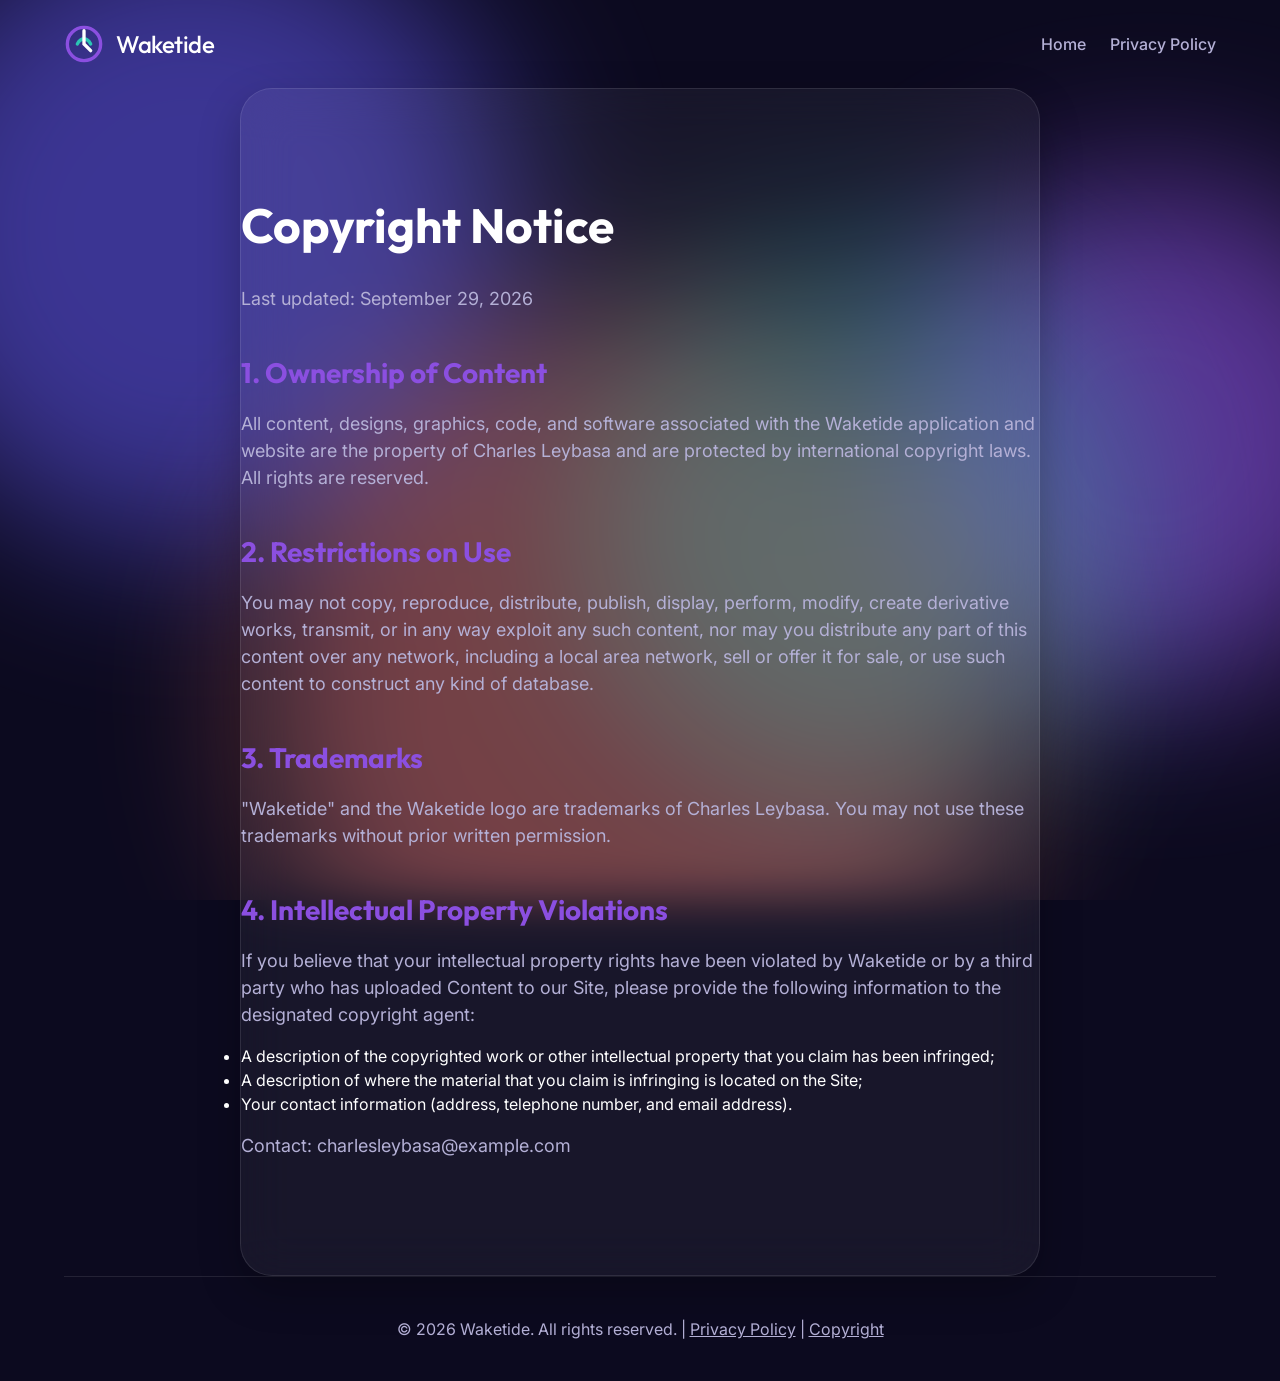
<file: website/copyright.html>
<!DOCTYPE html>
<html lang="en">
<head>
  <meta charset="UTF-8">
  <meta name="viewport" content="width=device-width, initial-scale=1.0">
  <title>Copyright - Waketide</title>
  <link rel="preconnect" href="https://fonts.googleapis.com">
  <link rel="preconnect" href="https://fonts.gstatic.com" crossorigin>
  <link href="https://fonts.googleapis.com/css2?family=Inter:wght@400;500;600&family=Outfit:wght@400;700;800&display=swap" rel="stylesheet">
  <link rel="stylesheet" href="style.css">
</head>
<body>
  <!-- Aurora Background -->
  <div class="aurora-bg">
    <div class="aurora-blob blob-1"></div>
    <div class="aurora-blob blob-2"></div>
    <div class="aurora-blob blob-3"></div>
    <div class="aurora-blob blob-4"></div>
  </div>

  <div class="container">
    <nav>
      <div class="logo-container">
        <a href="index.html" style="text-decoration: none; color: inherit; display: flex; align-items: center; gap: 12px;">
          <svg class="logo-icon" viewBox="0 0 24 24" fill="none" xmlns="http://www.w3.org/2000/svg">
            <path d="M12 2C6.47715 2 2 6.47715 2 12C2 17.5228 6.47715 22 12 22C17.5228 22 22 17.5228 22 12C22 6.47715 17.5228 2 12 2Z" stroke="#8B4FE0" stroke-width="2"/>
            <path d="M8 12C8 12 9.5 9 12 9C14.5 9 16 12 16 12" stroke="#2BC5B4" stroke-width="2" stroke-linecap="round"/>
            <path d="M12 4V12L16 16" stroke="#FFFFFF" stroke-width="2" stroke-linecap="round"/>
          </svg>
          Waketide
        </a>
      </div>
      <div class="nav-links">
        <a href="index.html">Home</a>
        <a href="privacy.html" style="margin-left: 20px;">Privacy Policy</a>
      </div>
    </nav>

    <div class="content-section glass">
      <h1>Copyright Notice</h1>
      <p>Last updated: September 29, 2026</p>
      
      <h2>1. Ownership of Content</h2>
      <p>All content, designs, graphics, code, and software associated with the Waketide application and website are the property of Charles Leybasa and are protected by international copyright laws. All rights are reserved.</p>

      <h2>2. Restrictions on Use</h2>
      <p>You may not copy, reproduce, distribute, publish, display, perform, modify, create derivative works, transmit, or in any way exploit any such content, nor may you distribute any part of this content over any network, including a local area network, sell or offer it for sale, or use such content to construct any kind of database.</p>

      <h2>3. Trademarks</h2>
      <p>"Waketide" and the Waketide logo are trademarks of Charles Leybasa. You may not use these trademarks without prior written permission.</p>

      <h2>4. Intellectual Property Violations</h2>
      <p>If you believe that your intellectual property rights have been violated by Waketide or by a third party who has uploaded Content to our Site, please provide the following information to the designated copyright agent:</p>
      <ul>
        <li>A description of the copyrighted work or other intellectual property that you claim has been infringed;</li>
        <li>A description of where the material that you claim is infringing is located on the Site;</li>
        <li>Your contact information (address, telephone number, and email address).</li>
      </ul>
      <p style="margin-top: 16px;">Contact: charlesleybasa@example.com</p>
    </div>

    <footer>
      &copy; 2026 Waketide. All rights reserved. | <a href="privacy.html" style="color: var(--text-soft);">Privacy Policy</a> | <a href="copyright.html" style="color: var(--text-soft);">Copyright</a>
    </footer>
  </div>
</body>
</html>
</file>
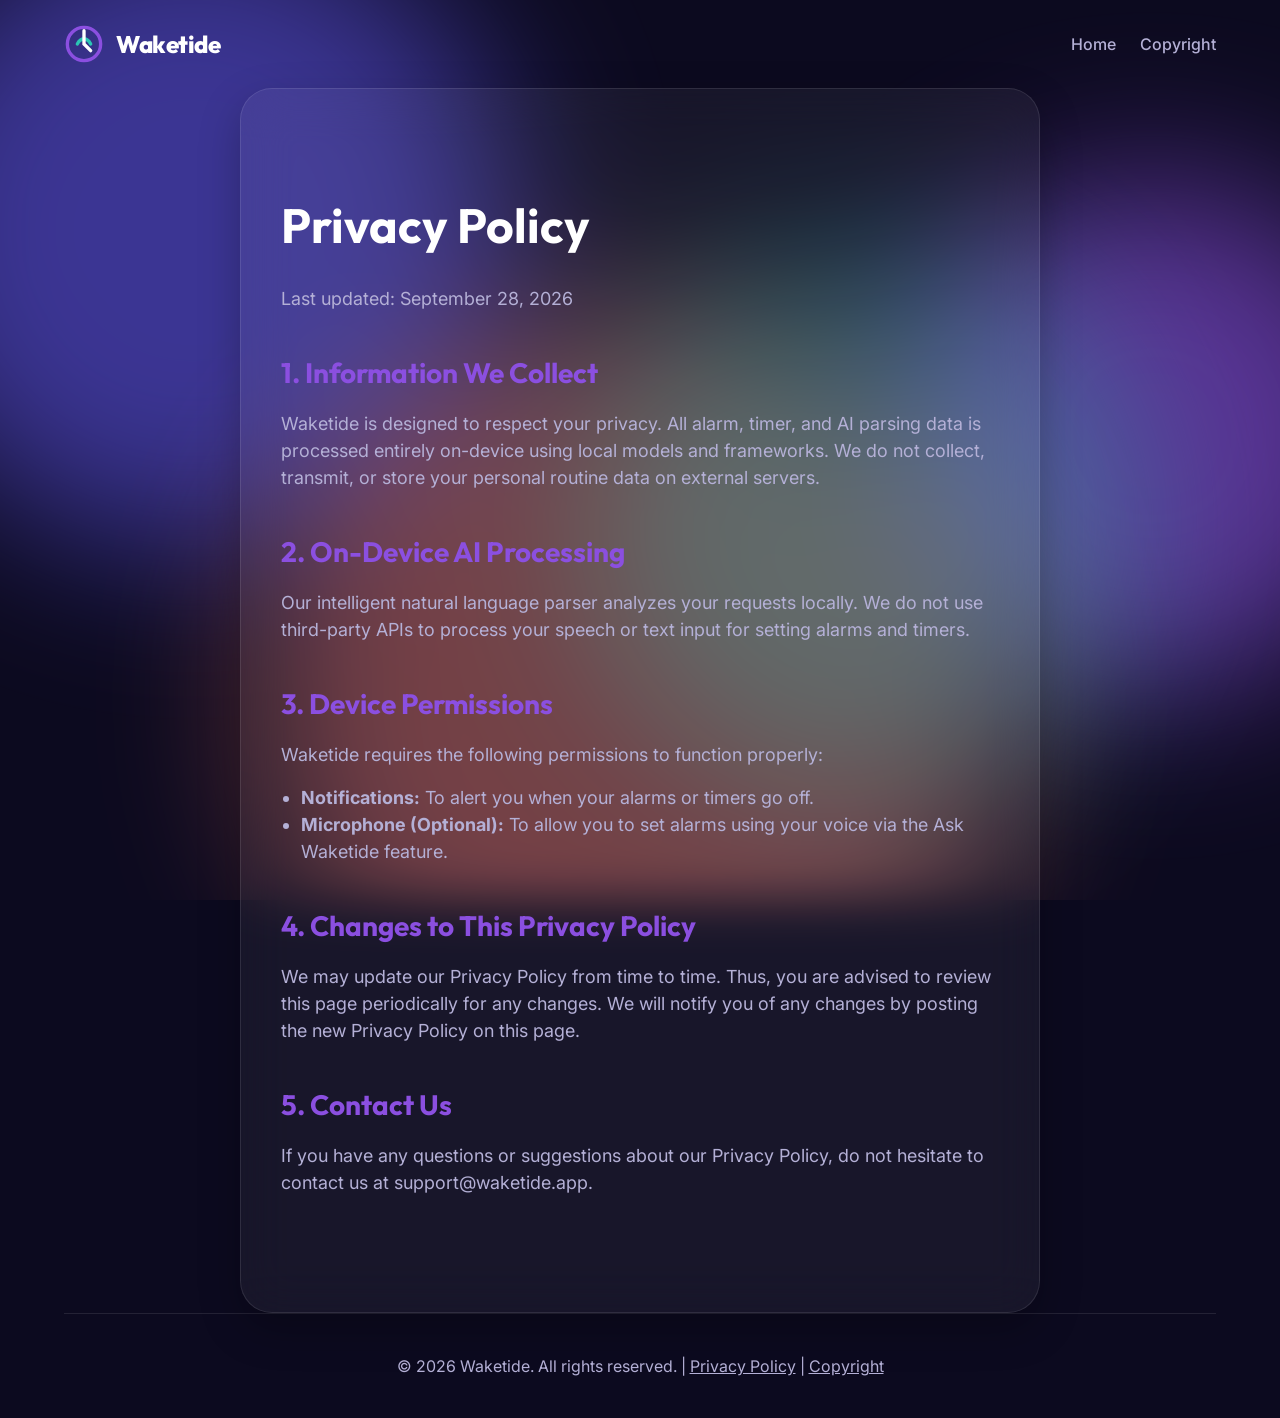
<file: website/privacy.html>
<!DOCTYPE html>
<html lang="en">
<head>
  <meta charset="UTF-8">
  <meta name="viewport" content="width=device-width, initial-scale=1.0">
  <title>Privacy Policy - Waketide</title>
  <link rel="preconnect" href="https://fonts.googleapis.com">
  <link rel="preconnect" href="https://fonts.gstatic.com" crossorigin>
  <link href="https://fonts.googleapis.com/css2?family=Inter:wght@400;500;600&family=Outfit:wght@400;700;800&display=swap" rel="stylesheet">
  <link rel="stylesheet" href="style.css">
</head>
<body>
  <div class="aurora-bg">
    <div class="aurora-blob blob-1"></div>
    <div class="aurora-blob blob-2"></div>
    <div class="aurora-blob blob-3"></div>
    <div class="aurora-blob blob-4"></div>
  </div>

  <div class="container">
    <nav>
      <a href="index.html" class="logo-container" style="text-decoration: none; color: inherit; animation: none; opacity: 1; transform: translateY(0);">
        <svg class="logo-icon" viewBox="0 0 24 24" fill="none" xmlns="http://www.w3.org/2000/svg">
          <path d="M12 2C6.47715 2 2 6.47715 2 12C2 17.5228 6.47715 22 12 22C17.5228 22 22 17.5228 22 12C22 6.47715 17.5228 2 12 2Z" stroke="#8B4FE0" stroke-width="2"/>
          <path d="M8 12C8 12 9.5 9 12 9C14.5 9 16 12 16 12" stroke="#2BC5B4" stroke-width="2" stroke-linecap="round"/>
          <path d="M12 4V12L16 16" stroke="#FFFFFF" stroke-width="2" stroke-linecap="round"/>
        </svg>
        Waketide
      </a>
      <div class="nav-links">
        <a href="index.html">Home</a>
        <a href="copyright.html" style="margin-left: 20px;">Copyright</a>
      </div>
    </nav>

    <main class="content-section glass">
      <div style="padding: 0 40px;">
        <h1>Privacy Policy</h1>
        <p>Last updated: September 28, 2026</p>
        
        <h2>1. Information We Collect</h2>
        <p>Waketide is designed to respect your privacy. All alarm, timer, and AI parsing data is processed entirely on-device using local models and frameworks. We do not collect, transmit, or store your personal routine data on external servers.</p>

        <h2>2. On-Device AI Processing</h2>
        <p>Our intelligent natural language parser analyzes your requests locally. We do not use third-party APIs to process your speech or text input for setting alarms and timers.</p>

        <h2>3. Device Permissions</h2>
        <p>Waketide requires the following permissions to function properly:</p>
        <ul style="color: var(--text-soft); padding-left: 20px; font-size: 18px; margin-bottom: 16px;">
          <li><strong>Notifications:</strong> To alert you when your alarms or timers go off.</li>
          <li><strong>Microphone (Optional):</strong> To allow you to set alarms using your voice via the Ask Waketide feature.</li>
        </ul>

        <h2>4. Changes to This Privacy Policy</h2>
        <p>We may update our Privacy Policy from time to time. Thus, you are advised to review this page periodically for any changes. We will notify you of any changes by posting the new Privacy Policy on this page.</p>
        
        <h2>5. Contact Us</h2>
        <p>If you have any questions or suggestions about our Privacy Policy, do not hesitate to contact us at support@waketide.app.</p>
      </div>
    </main>
    
    <footer>
      &copy; 2026 Waketide. All rights reserved. | <a href="privacy.html" style="color: var(--text-soft);">Privacy Policy</a> | <a href="copyright.html" style="color: var(--text-soft);">Copyright</a>
    </footer>
  </div>
</body>
</html>
</file>
<file: website/style.css>
:root {
  /* Colors */
  --bg-dark: #0C0A1F;
  --bg-light: #F2F2F7;
  --text-main: #FFFFFF;
  --text-soft: #B4B0D6;
  --brand-indigo: #5B52E0;
  --brand-purple: #8B4FE0;
  --coral: #FF7A6B;
  --mint: #2BC5B4;
  --glass-bg: rgba(255, 255, 255, 0.05);
  --glass-border: rgba(255, 255, 255, 0.1);
  --glass-shadow: rgba(0, 0, 0, 0.25);
  
  /* Fonts */
  --font-sans: 'Inter', system-ui, -apple-system, sans-serif;
  --font-display: 'Outfit', system-ui, -apple-system, sans-serif;
}

* {
  box-sizing: border-box;
  margin: 0;
  padding: 0;
}

body {
  font-family: var(--font-sans);
  background-color: var(--bg-dark);
  color: var(--text-main);
  overflow-x: hidden;
  line-height: 1.5;
  -webkit-font-smoothing: antialiased;
}

/* Aurora Background */
.aurora-bg {
  position: fixed;
  top: 0;
  left: 0;
  width: 100vw;
  height: 100vh;
  z-index: -1;
  overflow: hidden;
  background: var(--bg-dark);
}

.aurora-blob {
  position: absolute;
  border-radius: 50%;
  filter: blur(80px);
  opacity: 0.6;
  animation: drift 20s infinite alternate ease-in-out;
}

.blob-1 { top: -10%; left: -10%; width: 50vw; height: 50vw; background: var(--brand-indigo); animation-delay: 0s; }
.blob-2 { top: 20%; right: -10%; width: 40vw; height: 40vw; background: var(--brand-purple); animation-delay: -5s; }
.blob-3 { bottom: -20%; left: 20%; width: 60vw; height: 60vw; background: var(--coral); opacity: 0.4; animation-delay: -10s; }
.blob-4 { bottom: 10%; right: 10%; width: 45vw; height: 45vw; background: var(--mint); opacity: 0.3; animation-delay: -15s; }

@keyframes drift {
  0% { transform: translate(0, 0) scale(1); }
  50% { transform: translate(5%, 5%) scale(1.05); }
  100% { transform: translate(-5%, -5%) scale(0.95); }
}

/* Glassmorphism utility */
.glass {
  background: var(--glass-bg);
  backdrop-filter: blur(24px);
  -webkit-backdrop-filter: blur(24px);
  border: 1px solid var(--glass-border);
  border-radius: 32px;
  box-shadow: 0 16px 40px var(--glass-shadow);
}

/* Layout */
.container {
  max-width: 1200px;
  margin: 0 auto;
  padding: 0 24px;
}

nav {
  display: flex;
  justify-content: space-between;
  align-items: center;
  padding: 24px 0;
}

.logo-container {
  display: flex;
  align-items: center;
  gap: 12px;
  font-family: var(--font-display);
  font-size: 24px;
  font-weight: 800;
  letter-spacing: -0.5px;
  opacity: 0;
  transform: translateY(-20px);
  animation: slideDown 0.8s cubic-bezier(0.16, 1, 0.3, 1) forwards 0.2s;
}

.logo-icon {
  width: 40px;
  height: 40px;
}

/* Logo entrance animation */
.logo-icon path {
  stroke-dasharray: 100;
  stroke-dashoffset: 100;
  animation: drawPath 2s ease-in-out forwards 0.5s, floatLogo 4s ease-in-out infinite alternate 2.5s;
}

@keyframes drawPath {
  to { stroke-dashoffset: 0; }
}
@keyframes slideDown {
  to { opacity: 1; transform: translateY(0); }
}
@keyframes floatLogo {
  0% { transform: translateY(0); }
  100% { transform: translateY(-4px); }
}

nav a {
  color: var(--text-soft);
  text-decoration: none;
  font-weight: 500;
  transition: color 0.2s;
}
nav a:hover {
  color: var(--text-main);
}

/* Hero Section */
.hero {
  display: flex;
  align-items: center;
  justify-content: space-between;
  min-height: 80vh;
  padding-top: 40px;
}

.hero-content {
  flex: 1;
  max-width: 540px;
}

.hero-title {
  font-family: var(--font-display);
  font-size: 80px;
  font-weight: 800;
  line-height: 1.1;
  letter-spacing: -2px;
  margin-bottom: 24px;
  background: linear-gradient(135deg, #FFF, #B4B0D6);
  -webkit-background-clip: text;
  -webkit-text-fill-color: transparent;
}

.hero-subtitle {
  font-size: 22px;
  color: var(--text-soft);
  margin-bottom: 40px;
  font-weight: 400;
}

.app-store-btn {
  display: inline-block;
  background: linear-gradient(135deg, var(--brand-indigo), var(--brand-purple));
  color: #FFF;
  padding: 16px 32px;
  border-radius: 100px;
  font-size: 18px;
  font-weight: 600;
  text-decoration: none;
  transition: transform 0.2s, box-shadow 0.2s;
  box-shadow: 0 8px 24px rgba(91, 82, 224, 0.4);
}
.app-store-btn:hover {
  transform: translateY(-2px) scale(1.02);
  box-shadow: 0 12px 32px rgba(91, 82, 224, 0.6);
}

.hero-visual {
  flex: 1;
  display: flex;
  justify-content: center;
  perspective: 1000px;
}

.phone-mockup {
  width: 320px;
  height: 696px; /* 320 / (1085/2360) = 696 */
  background: linear-gradient(135deg, #6c6c70 0%, #2a2a2e 50%, #4c4c50 100%);
  border-radius: 44px;
  padding: 8px; /* bezel */
  box-shadow: 
      inset 0 0 4px rgba(255,255,255,0.4), 
      inset 0 0 0 1px #1a1a1c, 
      0 20px 60px rgba(0,0,0,0.6);
  position: relative;
  /* Scroll-driven parallax will be applied to this */
}

/* Dynamic Island Mockup */
.dynamic-island {
  position: absolute;
  top: 15px;
  left: 50%;
  transform: translateX(-50%);
  width: 90px;
  height: 28px;
  background: #000;
  border-radius: 20px;
  z-index: 20;
}

.phone-screen {
  width: 100%;
  height: 100%;
  border-radius: 36px;
  background-color: var(--bg-dark);
  background-size: cover;
  background-position: center;
  overflow: hidden;
  box-shadow: inset 0 0 10px rgba(0,0,0,0.8);
}

/* Scroll-Driven Entry Effects */
@supports ((animation-timeline: view()) and (animation-range: entry)) {
  .hero-title, .hero-subtitle, .app-store-btn {
    animation: slideUp 1s cubic-bezier(0.16, 1, 0.3, 1) both;
    animation-timeline: view();
    animation-range: entry 0% cover 30%;
  }
  
  @keyframes slideUp {
    from { opacity: 0; transform: translateY(40px); }
    to { opacity: 1; transform: translateY(0); }
  }

  /* Parallax wrapper */
  .parallax-wrapper {
    view-timeline-name: --parallax-tl;
  }
  
  .phone-mockup {
    animation: parallax linear both;
    animation-timeline: --parallax-tl;
    animation-range: entry 0% exit 100%;
  }

  @keyframes parallax {
    0% { transform: translateY(100px) rotateX(10deg); }
    50% { transform: translateY(0px) rotateX(0deg); }
    100% { transform: translateY(-100px) rotateX(-5deg); }
  }

  .feature-row {
    animation: featureReveal linear both;
    animation-timeline: view();
    animation-range: entry 10% cover 40%;
  }

  @keyframes featureReveal {
    from { opacity: 0; transform: translateY(100px); }
    to { opacity: 1; transform: translateY(0); }
  }
}

/* Features Section */
.features {
  display: flex;
  flex-direction: column;
  gap: 120px;
  padding: 80px 0;
}

.feature-row {
  display: flex;
  align-items: center;
  justify-content: space-between;
  gap: 60px;
}

.feature-row.reverse {
  flex-direction: row-reverse;
}

.feature-text {
  flex: 1;
}

.feature-text h2 {
  font-family: var(--font-display);
  font-size: 48px;
  font-weight: 800;
  line-height: 1.1;
  letter-spacing: -1px;
  margin-bottom: 24px;
  background: linear-gradient(135deg, #FFF, #B4B0D6);
  -webkit-background-clip: text;
  -webkit-text-fill-color: transparent;
}

.feature-text p {
  font-size: 20px;
  color: var(--text-soft);
  font-weight: 400;
  line-height: 1.6;
}

.feature-image {
  flex-shrink: 0;
}


/* Privacy Policy Content */
.content-section {
  padding: 100px 0;
  max-width: 800px;
  margin: 0 auto;
}

.content-section h1 {
  font-family: var(--font-display);
  font-size: 48px;
  margin-bottom: 24px;
}

.content-section h2 {
  font-family: var(--font-display);
  font-size: 28px;
  margin: 40px 0 16px;
  color: var(--brand-purple);
}

.content-section p {
  color: var(--text-soft);
  margin-bottom: 16px;
  font-size: 18px;
}

footer {
  text-align: center;
  padding: 40px 0;
  color: var(--text-soft);
  border-top: 1px solid var(--glass-border);
}
</file>
